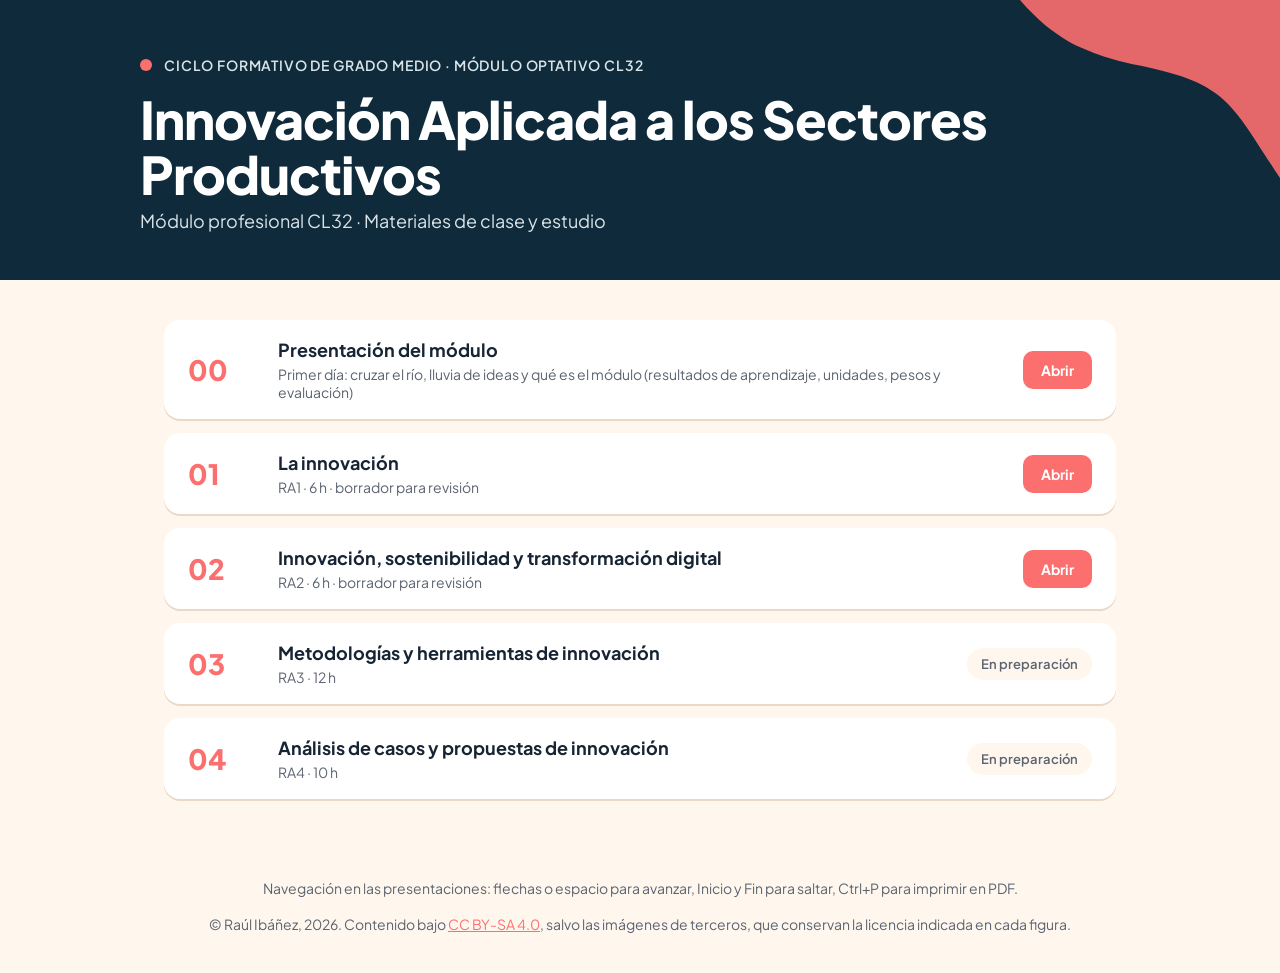
<file: index.html>
<!DOCTYPE html>
<html lang="es">
<head>
<meta charset="utf-8">
<meta name="viewport" content="width=device-width, initial-scale=1">
<title>Innovación Aplicada a los Sectores Productivos</title>
<link rel="preconnect" href="https://fonts.googleapis.com">
<link href="https://fonts.googleapis.com/css2?family=Plus+Jakarta+Sans:wght@400;600;700;800&display=swap" rel="stylesheet">
<style>
  :root { --navy:#172433; --coral:#FC6F6F; --teal:#53D2CE; --yellow:#FCC908; --bg:#FFF7EE; --ink:#172433; --muted:#5B6470; --line:#EAD9C8; --dark:#0F2A3A; }
  * { box-sizing: border-box; }
  body { margin:0; background:var(--bg); color:var(--ink); font-family:'Plus Jakarta Sans',system-ui,sans-serif; }
  header { background:var(--dark); color:#fff; padding:56px 24px 48px; position:relative; overflow:hidden; }
  header img.mancha { position:absolute; right:0; top:0; width:260px; height:auto; opacity:.9; }
  .wrap { max-width:1000px; margin:0 auto; position:relative; }
  header .kicker { display:flex; align-items:center; gap:12px; font-size:14px; font-weight:600; letter-spacing:.06em; text-transform:uppercase; color:#D9E4E8; }
  header .kicker::before { content:''; width:12px; height:12px; border-radius:50%; background:var(--coral); }
  header h1 { margin:18px 0 8px; font-size:clamp(30px,5vw,52px); font-weight:800; line-height:1.05; letter-spacing:-.02em; }
  header p { margin:0; color:#D9E4E8; font-size:18px; }
  main { padding:40px 24px 80px; }
  ol.ut { list-style:none; padding:0; margin:0; display:grid; gap:14px; }
  ol.ut li { display:grid; grid-template-columns:72px 1fr auto; gap:18px; align-items:center; background:#fff; border-radius:16px; padding:18px 24px; box-shadow:0 2px 0 var(--line); }
  ol.ut .num { font-size:28px; font-weight:800; color:var(--coral); }
  ol.ut .titulo { font-size:18px; font-weight:700; color:var(--navy); }
  ol.ut .meta { font-size:14px; color:var(--muted); margin-top:4px; }
  ol.ut a.btn { text-decoration:none; background:var(--coral); color:#fff; font-weight:700; font-size:14px; padding:10px 18px; border-radius:10px; white-space:nowrap; }
  ol.ut a.btn:hover { background:var(--navy); }
  ol.ut .pend { font-size:13px; font-weight:600; color:var(--muted); background:var(--bg); padding:8px 14px; border-radius:999px; white-space:nowrap; }
  h2 { font-size:22px; color:var(--navy); margin:40px 0 16px; }
  footer { color:var(--muted); font-size:14px; padding:0 24px 40px; text-align:center; }
  footer a { color:var(--coral); }
  @media (max-width:600px) { ol.ut li { grid-template-columns:52px 1fr; } ol.ut li > :last-child { grid-column:2; justify-self:start; } }
</style>
</head>
<body>
<header>
  <img class="mancha" src="assets/mancha-coral.svg" alt="">
  <div class="wrap">
    <div class="kicker">Ciclo formativo de grado medio · Módulo optativo CL32</div>
    <h1>Innovación Aplicada a los Sectores Productivos</h1>
    <p>Módulo profesional CL32 · Materiales de clase y estudio</p>
  </div>
</header>
<main class="wrap">
  <ol class="ut">
    <li><span class="num">00</span><div><div class="titulo">Presentación del módulo</div><div class="meta">Primer día: cruzar el río, lluvia de ideas y qué es el módulo (resultados de aprendizaje, unidades, pesos y evaluación)</div></div><a class="btn" href="ut00/">Abrir</a></li>
    <li><span class="num">01</span><div><div class="titulo">La innovación</div><div class="meta">RA1 · 6 h · borrador para revisión</div></div><a class="btn" href="ut01/">Abrir</a></li>
    <li><span class="num">02</span><div><div class="titulo">Innovación, sostenibilidad y transformación digital</div><div class="meta">RA2 · 6 h · borrador para revisión</div></div><a class="btn" href="ut02/">Abrir</a></li>
    <li><span class="num">03</span><div><div class="titulo">Metodologías y herramientas de innovación</div><div class="meta">RA3 · 12 h</div></div><span class="pend">En preparación</span></li>
    <li><span class="num">04</span><div><div class="titulo">Análisis de casos y propuestas de innovación</div><div class="meta">RA4 · 10 h</div></div><span class="pend">En preparación</span></li>
  </ol>
</main>
<footer>Navegación en las presentaciones: flechas o espacio para avanzar, Inicio y Fin para saltar, Ctrl+P para imprimir en PDF.<br><br>© Raúl Ibáñez, 2026. Contenido bajo <a href="https://creativecommons.org/licenses/by-sa/4.0/deed.es" target="_blank" rel="noopener">CC BY-SA 4.0</a>, salvo las imágenes de terceros, que conservan la licencia indicada en cada figura.</footer>
</body>
</html>
</file>
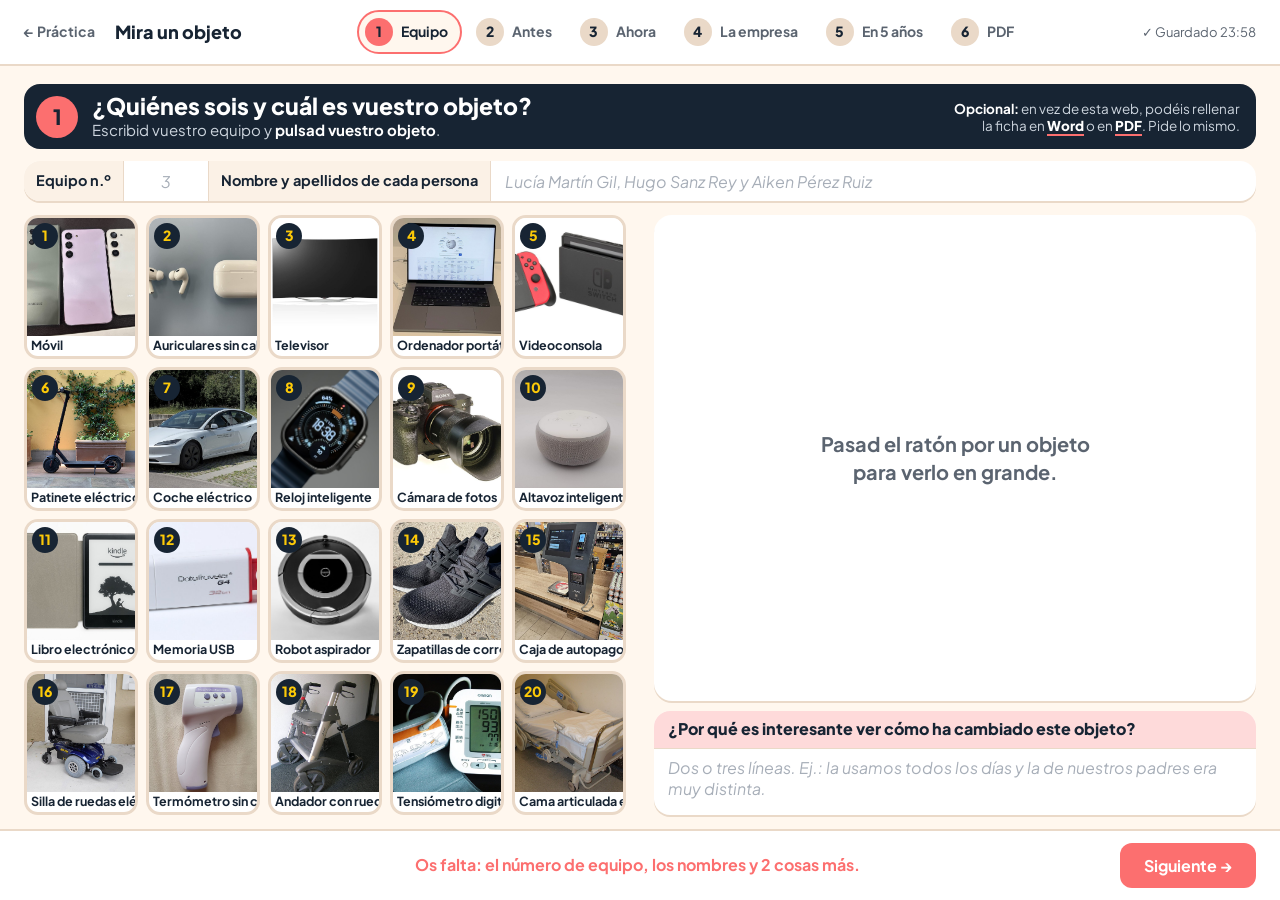
<file: ut02/ficha/index.html>
<!DOCTYPE html>
<html lang="es">
<head>
<meta charset="utf-8">
<meta name="viewport" content="width=device-width, initial-scale=1">
<title>Ficha · Mira un objeto · UT2 · IASP</title>
<link rel="preconnect" href="https://fonts.googleapis.com">
<link href="https://fonts.googleapis.com/css2?family=Plus+Jakarta+Sans:ital,wght@0,400;0,500;0,600;0,700;0,800;1,400;1,700&family=JetBrains+Mono:wght@400;600&display=swap" rel="stylesheet">
<link rel="stylesheet" href="../../assets/iasp.css">
<style>
  /* Ficha web de la práctica «Mira un objeto» (UT2). Misma paleta que las diapositivas.
     Es una aplicación a pantalla completa, sin scroll: barra de pasos arriba, un paso en el centro y
     Anterior / lo que falta / Siguiente abajo. Seis pasos, los mismos que la diapositiva de la práctica.
     Todo se guarda en el navegador (localStorage); «Generar PDF» maqueta las páginas A4 apaisadas (seis con tres innovaciones) y abre imprimir.
     Pide lo mismo que la ficha en Word de ../plantillas/, que es la otra forma de entregar la práctica. */
  * { box-sizing: border-box; }
  html, body { height: 100%; }
  body { background: var(--bg); color: var(--navy); font-size: 17px; line-height: 1.4; display: grid; grid-template-rows: auto minmax(0, 1fr) auto; height: 100dvh; overflow: hidden; }
  :root { --alto-foto: max(200px, calc(100dvh - 330px)); }
  /* barra superior */
  .barra { display: flex; align-items: center; gap: 20px; padding: 10px 24px; background: var(--white); border-bottom: 2px solid var(--line); }
  .barra .volver { font-weight: 700; color: var(--muted); text-decoration: none; font-size: 14px; white-space: nowrap; }
  .barra .volver:hover { color: var(--coral); }
  .barra .titulo { font-weight: 800; font-size: 18px; white-space: nowrap; overflow: hidden; text-overflow: ellipsis; min-width: 0; flex: 0 1 auto; }
  .barra .titulo span { font-weight: 600; color: var(--muted); }
  .pasos { display: flex; gap: 6px; margin: 0 auto; }
  .pasos button { font: inherit; font-size: 14px; font-weight: 700; display: flex; align-items: center; gap: 8px; padding: 6px 12px 6px 6px; border-radius: 999px; border: 2px solid transparent; background: none; color: var(--muted); cursor: pointer; white-space: nowrap; }
  .pasos button .n { width: 28px; height: 28px; border-radius: 50%; display: grid; place-items: center; font-weight: 800; background: var(--line); color: var(--navy); flex: none; }
  .pasos button:hover { background: var(--bg); }
  .pasos button.hecho .n { background: var(--teal); }
  .pasos button.activo { border-color: var(--c, var(--coral)); color: var(--navy); background: var(--bg); }
  .pasos button.activo .n { background: var(--c, var(--coral)); color: var(--navy); }
  .barra .guardado { font-size: 13px; color: var(--muted); white-space: nowrap; }
  /* zona central */
  main { overflow: auto; padding: 18px 24px 14px; }
  .f-paso { max-width: 1320px; margin: 0 auto; height: 100%; display: flex; flex-direction: column; min-height: 0; }
  .f-paso[hidden] { display: none !important; }
  .f-cab { display: flex; align-items: flex-start; justify-content: space-between; gap: 20px; }
  .f-cab h2 { font-size: 28px; font-weight: 800; line-height: 1.1; margin: 0; }
  .f-ayuda { color: var(--muted); margin: 4px 0 0; }
  .f-ayuda b { color: var(--navy); }
  .f-cab-botones { display: flex; gap: 8px; flex: none; }
  .f-dos { display: grid; grid-template-columns: minmax(0, 1fr) minmax(0, 1fr); gap: 28px; margin-top: 14px; flex: 1; min-height: 0; }
  .f-col { display: flex; flex-direction: column; gap: 12px; min-height: 0; overflow: auto; padding: 2px 4px 4px 2px; }
  label.f-q, .f-q { display: flex; flex-direction: column; gap: 5px; font-weight: 700; margin: 0; }
  label.f-q small { font-weight: 500; color: var(--muted); font-size: 14px; }
  input[type=text], textarea { font: inherit; font-size: 17px; color: var(--navy); background: var(--white); border: 2px solid var(--line); border-radius: 12px; padding: 9px 14px; width: 100%; }
  textarea { resize: none; height: 76px; }
  input[type=text]:focus, textarea:focus { outline: 3px solid var(--teal); outline-offset: 1px; }
  .letra { display: inline-grid; place-items: center; width: 28px; height: 28px; border-radius: 8px; font-weight: 800; margin-right: 8px; vertical-align: middle; }
  .l-a { background: var(--coral); color: var(--white); } .l-b { background: var(--teal); } .l-c { background: var(--yellow); } .l-d { background: var(--pink); } .l-x { background: var(--navy); color: var(--white); }
  .btn { padding: 12px 24px; font-size: 16px; border-radius: 12px; }
  .btn-sm { padding: 8px 14px; font-size: 15px; }
  .btn-ghost { border-width: 2px; background: var(--white); }
  /* paso 1: equipo */
  .f-equipo { max-width: 760px; margin: 0 auto; width: 100%; display: flex; flex-direction: column; gap: 16px; justify-content: center; flex: 1; }
  .f-equipo h2 { font-size: 40px; font-weight: 800; margin: 0; line-height: 1.05; }
  .f-equipo .dos { display: grid; grid-template-columns: 1fr 1fr; gap: 16px; }
  .f-tres { display: grid; grid-template-columns: repeat(3, 1fr); gap: 12px; margin-top: 8px; }
  .f-tres div { background: var(--white); border-radius: 14px; box-shadow: 0 2px 0 var(--line); padding: 12px 16px; font-size: 15px; color: var(--muted); }
  .f-tres b { display: block; color: var(--navy); font-size: 17px; }
  /* filas de campos, listas numeradas y líneas con rótulo a la izquierda */
  .f-fila { display: flex; gap: 12px; align-items: flex-end; }
  .f-fila > * { flex: 1; min-width: 0; }
  .f-fila > .corto { flex: 0 0 150px; }
  .f-nums { display: flex; flex-direction: column; gap: 6px; }
  .f-nums label { display: grid; grid-template-columns: 30px 1fr; gap: 8px; align-items: center; margin: 0; }
  .f-nums .nm { width: 30px; height: 30px; border-radius: 50%; background: var(--navy); color: var(--white); display: grid; place-items: center; font-weight: 800; font-size: 15px; }
  .f-lineas { display: flex; flex-direction: column; gap: 6px; }
  .f-lineas label { display: grid; grid-template-columns: 218px 1fr; gap: 10px; align-items: center; margin: 0; font-size: 15px; font-weight: 700; line-height: 1.15; }
  .f-nums input[type=text], .f-lineas input[type=text] { padding: 6px 12px; font-size: 16px; }
  .f-opcional { flex: none; max-width: 400px; margin: 0; background: var(--white); border-radius: 14px; box-shadow: 0 2px 0 var(--line); padding: 8px 16px; font-size: 14.5px; color: var(--muted); }
  .f-opcional b { color: var(--navy); }
  .f-opcional a { color: var(--navy); font-weight: 800; text-decoration: underline; text-decoration-color: var(--coral); text-decoration-thickness: 2px; text-underline-offset: 3px; }
  .f-col-previa { display: flex; flex-direction: column; gap: 10px; min-height: 0; }
  .f-col-previa .f-previa { flex: 1; }
  /* paso 1: galería de objetos */
  .f-galeria { display: grid; grid-template-columns: repeat(5, minmax(0, 1fr)); grid-template-rows: repeat(4, minmax(0, 1fr)); gap: 8px; min-height: 0; }
  .f-previa { background: var(--white); border-radius: 18px; box-shadow: 0 2px 0 var(--line); padding: 14px 18px; display: flex; flex-direction: column; gap: 8px; min-height: 0; }
  .f-previa .pv-img { flex: 1; min-height: 0; display: flex; align-items: center; justify-content: center; }
  .f-previa img { max-width: 100%; max-height: 100%; object-fit: contain; border-radius: 12px; display: block; }
  .f-previa .pv-nom { font-size: 26px; font-weight: 800; line-height: 1.1; margin: 0; display: flex; align-items: center; gap: 12px; }
  .f-previa .pv-nom span { width: 40px; height: 40px; border-radius: 50%; background: var(--navy); color: var(--yellow); display: grid; place-items: center; font-size: 20px; flex: none; }
  .f-previa .pv-est { margin: 0; font-weight: 700; color: var(--muted); }
  .f-previa .pv-est.ok { color: #1E8F8B; }
  .f-previa .pv-vacio { margin: auto; text-align: center; color: var(--muted); font-size: 20px; font-weight: 700; }
  .obj-card { font: inherit; position: relative; display: flex; flex-direction: column; min-height: 0; padding: 0; border-radius: 14px; border: 3px solid var(--line); background: var(--white); color: var(--navy); cursor: pointer; overflow: hidden; text-align: center; }
  .obj-card img { flex: 1; min-height: 0; width: 100%; object-fit: cover; display: block; }
  .obj-card .nom { padding: 3px 4px; font-size: 12.5px; font-weight: 700; line-height: 1.1; white-space: nowrap; overflow: hidden; text-overflow: ellipsis; }
  .obj-card .num { position: absolute; left: 5px; top: 5px; width: 26px; height: 26px; border-radius: 50%; background: var(--navy); color: var(--yellow); display: grid; place-items: center; font-weight: 800; font-size: 14px; }
  .obj-card:hover { border-color: var(--teal); }
  .obj-card.sel { border-color: var(--coral); box-shadow: 0 0 0 3px var(--coral); }
  .obj-card.sel .num { background: var(--coral); color: var(--white); }
  .f-credito { font-size: 12.5px; color: var(--muted); margin: 6px 0 0; }
  .f-credito a { color: var(--muted); }
  /* foto */
  .f-foto { display: flex; flex-direction: column; min-height: 0; flex: 1; }
  .f-foto-vacia { border: 3px dashed var(--line); border-radius: 18px; background: var(--white); flex: 1; min-height: 200px; display: flex; flex-direction: column; align-items: center; justify-content: center; gap: 12px; text-align: center; padding: 20px; color: var(--muted); }
  .f-foto-vacia.encima { border-color: var(--teal); background: #EFFBFA; }
  .f-foto-vacia .grande { font-size: 20px; font-weight: 700; color: var(--navy); margin: 0; }
  kbd { font-family: 'JetBrains Mono', monospace; font-size: 15px; background: var(--bg); border: 2px solid var(--line); border-bottom-width: 3px; border-radius: 6px; padding: 1px 7px; color: var(--navy); }
  .f-marco { flex: 1; min-height: 0; display: flex; align-items: center; justify-content: center; background: var(--white); border-radius: 16px; box-shadow: 0 2px 0 var(--line); padding: 8px; }
  .f-img-wrap { position: relative; display: inline-block; line-height: 0; border-radius: 10px; overflow: hidden; }
  .f-img-wrap img { display: block; max-width: 100%; max-height: var(--alto-foto); width: auto; height: auto; object-fit: contain; }
  .f-marco .f-img-wrap img { min-height: min(320px, var(--alto-foto)); } /* las fotos pequeñas se amplían */
  .f-img-wrap.marcable { cursor: crosshair; }
  .marca { position: absolute; transform: translate(-50%, -50%); width: 38px; height: 38px; border-radius: 50%; background: var(--coral); color: var(--white); border: 3px solid var(--white); box-shadow: 0 3px 8px rgba(23,36,51,.3); display: grid; place-items: center; font-weight: 800; font-size: 17px; line-height: 1; pointer-events: none; }
  .f-foto-botones { display: flex; flex-wrap: wrap; gap: 10px; margin-top: 10px; align-items: center; }
  .f-aviso { color: var(--coral); font-weight: 700; font-size: 14px; margin: 4px 0 0; min-height: 1.2em; }
  .f-ref-ok { color: #1E8F8B; font-weight: 700; font-size: 15px; }
  /* innovaciones: una pestaña para el modelo y otra por cada número de la foto */
  .f-panel { display: flex; flex-direction: column; gap: 10px; }
  .f-panel[hidden] { display: none; }
  .f-inn-cab { display: grid; grid-template-columns: 34px 1fr auto; gap: 10px; align-items: center; }
  .f-inn-cab .nm { width: 34px; height: 34px; border-radius: 50%; background: var(--coral); color: var(--white); display: grid; place-items: center; font-weight: 800; }
  .f-inn-cab input[type=text] { padding: 6px 12px; font-weight: 700; }
  .f-inn-cab .quita { font: inherit; font-size: 13px; font-weight: 700; background: none; border: 0; color: var(--muted); cursor: pointer; text-decoration: underline; }
  .f-panel .ef { display: flex; gap: 6px; flex-wrap: wrap; align-items: center; font-size: 13px; color: var(--muted); font-weight: 700; }
  .f-resp { display: grid; grid-template-columns: 1fr 1fr; gap: 8px 12px; }
  .f-resp label { display: flex; flex-direction: column; gap: 3px; font-size: 14.5px; font-weight: 700; margin: 0; line-height: 1.2; }
  #innov-pista .f-seis { grid-template-columns: repeat(3, 1fr); }
  #innov-pista .f-seis div { font-size: 13.5px; line-height: 1.15; padding: 5px 8px; gap: 8px; }
  .chip { font: inherit; font-size: 12px; font-weight: 800; text-transform: uppercase; letter-spacing: .04em; padding: 4px 11px; border-radius: 999px; border: 2px solid var(--line); background: var(--white); color: var(--navy); cursor: pointer; }
  .chip.sel[data-v="Eficiencia"] { background: var(--coral); border-color: var(--coral); color: var(--white); }
  .chip.sel[data-v="Calidad"] { background: var(--yellow); border-color: var(--yellow); }
  .chip.sel[data-v="Sostenibilidad"] { background: var(--teal); border-color: var(--teal); }
  .f-vacio { background: var(--white); border-radius: 16px; box-shadow: 0 2px 0 var(--line); padding: 16px 18px; color: var(--muted); }
  .f-vacio p { margin: 0 0 10px; font-weight: 700; color: var(--navy); }
  .f-seis { display: grid; grid-template-columns: repeat(2, 1fr); gap: 8px; }
  .f-seis div { display: flex; align-items: center; gap: 10px; background: var(--bg); border-radius: 12px; padding: 6px 10px; font-weight: 700; font-size: 15px; color: var(--navy); }
  .f-seis img { width: 40px; height: 40px; flex: none; }
  /* paso 4: antes → ahora y opciones para marcar */
  .f-comp { display: flex; align-items: center; justify-content: center; gap: 14px; background: var(--white); border-radius: 16px; box-shadow: 0 2px 0 var(--line); padding: 12px 16px; }
  .f-comp figure { margin: 0; flex: 1; min-width: 0; display: flex; flex-direction: column; align-items: center; gap: 6px; }
  .f-comp figure > b { font-size: 13px; text-transform: uppercase; letter-spacing: .06em; color: var(--coral); }
  .f-comp .f-img-wrap img { max-height: max(130px, calc(100dvh - 560px)); min-height: 130px; }
  .f-comp .marca { width: 24px; height: 24px; font-size: 12px; border-width: 2px; }
  .f-comp .flecha { font-size: 40px; font-weight: 800; color: var(--coral); flex: none; }
  .f-comp .nada { color: var(--muted); font-size: 15px; text-align: center; padding: 30px 0; }
  .f-mis { background: var(--white); border-radius: 16px; box-shadow: 0 2px 0 var(--line); padding: 12px 16px; font-size: 16px; }
  .f-mis > b { display: block; margin-bottom: 4px; }
  .f-mis ol { margin: 0; padding-left: 1.3em; } .f-mis li span { color: var(--muted); }
  .f-ops { display: flex; flex-wrap: wrap; gap: 6px; }
  .op { font: inherit; font-size: 14px; font-weight: 700; padding: 5px 12px; border-radius: 999px; border: 2px solid var(--line); background: var(--white); color: var(--navy); cursor: pointer; }
  .op.sel { background: var(--navy); border-color: var(--navy); color: var(--white); }
  .op.sel::before { content: '✓ '; }
  .f-leyenda { font-size: 13.5px; color: var(--muted); font-weight: 500; margin: 0; line-height: 1.3; }
  .f-leyenda b { color: var(--navy); }
  #tec-desc { font-size: 15px; margin: 0; min-height: 1.4em; color: var(--navy); }
  /* paso 5: el problema que se arregla y las dos explicaciones */
  .f-ops.prob { gap: 5px; }
  .f-ops.prob .op { max-width: 100%; white-space: nowrap; overflow: hidden; text-overflow: ellipsis; text-align: left; font-size: 13.5px; padding: 4px 12px; }
  #p-futuro { --alto-foto: max(200px, calc(100dvh - 384px)); }
  .f-ops .nada { font-size: 15px; color: var(--muted); font-style: italic; margin: 0; }
  #p-futuro .f-lineas label { grid-template-columns: 200px 1fr; }
  /* paso 6: casillas y rúbrica */
  .f-lista .casilla { font-weight: 600; }
  .f-lista .caja { width: 1.2em; font-weight: 800; color: var(--muted); }
  .f-lista .marcada .caja { color: #1E8F8B; }
  .f-enlaces { display: flex; gap: 18px; align-items: center; flex-wrap: wrap; }
  .f-rubrica { width: 100%; border-collapse: separate; border-spacing: 0; font-size: .82em; line-height: 1.3; }
  .f-rubrica th, .f-rubrica td { padding: 9px 12px; text-align: left; vertical-align: top; border-bottom: 2px solid var(--line); }
  .f-rubrica thead th { background: var(--navy); color: var(--white); font-weight: 800; }
  .f-rubrica thead th:first-child { border-radius: 12px 0 0 0; } .f-rubrica thead th:last-child { border-radius: 0 12px 0 0; }
  .f-rubrica thead th.top { background: var(--yellow); color: var(--navy); }
  .f-rubrica tbody th { font-weight: 800; color: var(--navy); width: 21%; }
  .f-rubrica td { color: var(--muted); }
  .f-rubrica td.top { background: rgba(252,201,8,.16); color: var(--navy); font-weight: 600; }
  dialog.ventana.ancha { width: min(1180px, 95vw); }
  /* dibujo */
  .f-modo { display: flex; gap: 8px; }
  .f-modo button, .f-herr button.h { font: inherit; font-size: 14px; font-weight: 700; padding: 6px 12px; border-radius: 10px; border: 2px solid var(--line); background: var(--white); color: var(--navy); cursor: pointer; }
  .f-modo button.sel { background: var(--yellow); border-color: var(--yellow); color: var(--navy); }
  .f-lienzo { flex: 1; min-height: 0; display: flex; align-items: center; justify-content: center; }
  .f-lienzo canvas { display: block; max-width: 100%; max-height: calc(var(--alto-foto) - 6px); width: auto; height: auto; touch-action: none; cursor: crosshair; background: var(--white); border-radius: 14px; box-shadow: 0 2px 0 var(--line); }
  .f-herr { display: flex; flex-wrap: wrap; gap: 6px; align-items: center; margin-top: 8px; }
  .f-herr .col { width: 30px; height: 30px; border-radius: 50%; border: 3px solid var(--white); box-shadow: 0 0 0 2px var(--line); cursor: pointer; }
  .f-herr .col.sel { box-shadow: 0 0 0 3px var(--navy); }
  .f-herr .sep { width: 2px; height: 24px; background: var(--line); margin: 0 4px; }
  .f-herr button.h.sel { border-color: var(--navy); }
  [data-zona] { display: flex; flex-direction: column; flex: 1; min-height: 0; }
  [data-zona][hidden] { display: none; }
  /* tecnologías */
  .f-tecs { display: grid; grid-template-columns: repeat(4, 1fr); gap: 6px; }
  .f-tecs button { font: inherit; font-size: 13px; font-weight: 700; line-height: 1.15; display: flex; flex-direction: column; align-items: center; gap: 2px; padding: 6px 4px; border-radius: 12px; border: 2px solid var(--line); background: var(--white); color: var(--navy); cursor: pointer; text-align: center; }
  .f-tecs button img { width: 38px; height: 38px; }
  .f-tecs button.sel { border-color: var(--coral); background: #FFECEC; }
  /* referencias y PDF */
  .f-refs { list-style: none; padding: 0; margin: 0; display: flex; flex-direction: column; gap: 8px; }
  .f-refs li { background: var(--white); border-radius: 14px; box-shadow: 0 2px 0 var(--line); padding: 10px 44px 10px calc(16px + 2em); text-indent: -2em; position: relative; overflow-wrap: anywhere; font-size: 16px; }
  .f-refs li .quita { position: absolute; right: 8px; top: 6px; text-indent: 0; font: inherit; font-size: 22px; background: none; border: 0; color: var(--muted); cursor: pointer; }
  .f-pdf { background: var(--white); border-radius: 18px; box-shadow: 0 2px 0 var(--line); padding: 18px 22px; display: flex; flex-direction: column; gap: 12px; align-items: flex-start; }
  .f-lista { list-style: none; padding: 0; margin: 0; width: 100%; display: flex; flex-direction: column; gap: 4px; }
  .f-lista button { font: inherit; width: 100%; text-align: left; display: flex; gap: 10px; align-items: baseline; background: none; border: 0; padding: 4px 6px; border-radius: 8px; cursor: pointer; color: var(--navy); }
  .f-lista button:hover { background: var(--bg); }
  .f-lista .ok { color: #1E8F8B; font-weight: 800; width: 1.2em; }
  .f-lista .no { color: var(--coral); font-weight: 800; width: 1.2em; }
  .f-lista small { color: var(--coral); font-size: 14px; }
  .f-pdf .btn-primary { font-size: 20px; padding: 14px 32px; }
  .f-pdf .btn-primary.espera { background: var(--line); color: var(--muted); }
  .f-borra-todo { font: inherit; font-size: 13px; color: var(--muted); background: none; border: 0; text-decoration: underline; cursor: pointer; padding: 0; }
  .f-borra-todo.seguro { color: var(--coral); font-weight: 800; }
  /* pie */
  .pie { display: grid; grid-template-columns: auto 1fr auto; gap: 20px; align-items: center; padding: 10px 24px calc(10px + env(safe-area-inset-bottom, 0px)); background: var(--white); border-top: 2px solid var(--line); }
  .pie #falta { text-align: center; font-weight: 700; color: var(--coral); font-size: 16px; margin: 0; min-width: 0; white-space: nowrap; overflow: hidden; text-overflow: ellipsis; }
  .f-lista button > span:last-child { min-width: 0; white-space: nowrap; overflow: hidden; text-overflow: ellipsis; }
  .f-lista .casilla > span:last-child { white-space: normal; }
  .pie #falta.ok { color: #1E8F8B; }
  /* ventanas */
  dialog.ventana .ventana-cuerpo { font-size: clamp(16px, 1.2vw, 20px); }
  dialog.ventana.estrecha { width: min(900px, 94vw); }
  .ej { display: grid; grid-template-columns: 300px 1fr; gap: 24px; align-items: center; }
  .ej .f-img-wrap img { max-height: 46vh; }
  .ej p { margin: 0 0 10px; }
  .ej.tres { grid-template-columns: 250px 1fr 1fr; align-items: start; }
  .ej .marca { width: 30px; height: 30px; font-size: 14px; border-width: 2px; }
  /* pantallas bajas (portátil de 768 px): tecnologías en seis columnas */
  @media (max-height: 820px) { .f-tecs { grid-template-columns: repeat(6, 1fr); } .f-tecs button { font-size: 11.5px; } .f-tecs button img { width: 32px; height: 32px; } main { padding-top: 12px; } }
  /* ---------- rediseño: cada paso con su color, banda de paso y tablas pregunta | respuesta (como la ficha en PDF) ---------- */
  [data-ir="equipo"], #p-equipo { --c: var(--coral); } [data-ir="antes"], #p-antes { --c: var(--orange); } [data-ir="ahora"], #p-ahora { --c: var(--yellow); }
  [data-ir="empresa"], #p-empresa { --c: var(--teal); } [data-ir="futuro"], #p-futuro { --c: var(--pink); } [data-ir="refs"], #p-refs { --c: var(--yellow); }
  .f-banda { display: flex; align-items: center; gap: 14px; background: var(--navy); color: var(--white); border-radius: 16px; padding: 9px 12px; flex: none; }
  .f-banda-n { width: 42px; height: 42px; border-radius: 50%; background: var(--c); color: var(--navy); display: grid; place-items: center; font-weight: 800; font-size: 21px; flex: none; }
  .f-banda-t { flex: 1; min-width: 0; }
  .f-banda h2 { font-size: 23px; font-weight: 800; line-height: 1.1; margin: 0; color: var(--white); }
  .f-banda h2 .obj-t { color: var(--c); }
  .f-banda p { margin: 3px 0 0; font-size: 15px; line-height: 1.25; color: #CDD5DE; }
  .f-banda p b { color: var(--white); }
  .f-banda .btn-ghost { border-color: var(--white); }
  .f-banda .f-opcional { flex: none; max-width: 300px; background: none; box-shadow: none; padding: 0 4px; font-size: 13.5px; color: #CDD5DE; text-align: right; }
  .f-banda .f-opcional b, .f-banda .f-opcional a { color: var(--white); }
  ::placeholder { color: #A7AEB8; font-weight: 400; font-style: italic; opacity: 1; }
  textarea { scrollbar-width: thin; }
  .t-card { background: var(--white); border-radius: 16px; box-shadow: 0 2px 0 var(--line); overflow: hidden; display: flex; flex-direction: column; min-height: 0; flex: none; }
  .t-card[hidden] { display: none; }
  .t-card.crece { flex: 1 1 auto; }
  .t-head { display: flex; align-items: center; gap: 10px; flex: none; min-height: 38px; padding: 6px 14px; font-weight: 800; font-size: 16px; line-height: 1.15; background: color-mix(in srgb, var(--k, var(--teal)) 26%, white); border-bottom: 1px solid var(--line); }
  .t-head small { font-weight: 500; font-size: 13.5px; color: var(--muted); }
  .t-head .letra { margin: 0; flex: none; }
  .t-row { display: grid; grid-template-columns: var(--col, 200px) minmax(0, 1fr); border-top: 1px solid var(--line); min-height: 40px; flex: 1 1 40px; margin: 0; }
  .t-head + .t-row, .t-row:first-child { border-top: 0; }
  .t-row.fija { flex: none; }
  .t-row.uno { grid-template-columns: minmax(0, 1fr); }
  .t-row.cuatro { grid-template-columns: var(--col, 200px) minmax(0, 1fr) auto 86px; }
  .t-q { background: #FBF1E6; border-right: 1px solid var(--line); padding: 6px 12px; display: flex; flex-direction: column; justify-content: center; gap: 2px; font-weight: 700; font-size: 14.5px; line-height: 1.2; color: var(--navy); }
  .t-q small { font-weight: 500; font-size: 12.5px; line-height: 1.2; color: var(--muted); }
  .t-q.num { align-items: center; padding: 6px 0; }
  .t-q.num b { width: 28px; height: 28px; border-radius: 50%; background: var(--navy); color: var(--white); display: grid; place-items: center; font-size: 14px; }
  .t-row.cuatro .t-q + * + .t-q { border-left: 1px solid var(--line); }
  .t-row > input[type=text], .t-row > textarea { border: 0; border-radius: 0; background: transparent; width: 100%; height: 100%; min-height: 38px; padding: 9px 14px; font-size: 16px; line-height: 1.3; resize: none; }
  .t-row > input[type=text]:focus, .t-row > textarea:focus { outline: none; background: #F1FBFA; box-shadow: inset 0 0 0 3px var(--teal); }
  .t-cuerpo { padding: 8px 10px; display: flex; flex-direction: column; gap: 6px; }
  .t-card .f-ops { padding: 8px 12px; border-bottom: 1px solid var(--line); flex: none; }
  .t-card .f-ops .op { font-size: 13px; padding: 4px 10px; }
  /* pestañas del paso 3, pegadas a su tabla */
  .f-pest { display: flex; flex-direction: column; flex: 1; min-height: 0; }
  .f-tabs { display: flex; align-items: flex-end; gap: 4px; padding: 0 0 0 10px; flex: none; min-height: 42px; }
  .f-tabs button { font: inherit; font-size: 14px; font-weight: 800; display: flex; align-items: center; gap: 6px; height: 36px; padding: 0 12px; border: 0; border-radius: 12px 12px 0 0; background: #F0E2D2; color: var(--muted); cursor: pointer; }
  .f-tabs button:hover { background: #F7EBDD; }
  .f-tabs button .nm { width: 24px; height: 24px; border-radius: 50%; background: var(--coral); color: var(--white); display: grid; place-items: center; font-size: 13px; }
  .f-tabs button .ok { color: #1E8F8B; font-size: 14px; }
  .f-tabs button.sel { height: 42px; background: var(--white); color: var(--navy); box-shadow: inset 0 4px 0 var(--coral); }
  .f-tabs .pista { align-self: center; margin-left: 8px; font-size: 13.5px; font-weight: 600; color: var(--muted); white-space: nowrap; overflow: hidden; text-overflow: ellipsis; min-width: 0; }
  .f-pest .t-card { border-top-left-radius: 0; }
  .t-head.inn { --k: var(--coral); gap: 10px; padding: 7px 12px; }
  .t-head.inn .nm { width: 30px; height: 30px; border-radius: 50%; background: var(--coral); color: var(--white); display: grid; place-items: center; font-size: 15px; flex: none; }
  .t-head.inn input[type=text] { flex: 1; min-width: 0; padding: 5px 12px; font-size: 17px; font-weight: 800; border: 2px solid transparent; border-radius: 10px; background: rgba(255,255,255,.75); }
  .t-head.inn .quita { font: inherit; font-size: 13px; font-weight: 700; background: none; border: 0; color: var(--navy); cursor: pointer; text-decoration: underline; flex: none; }
  .t-ef { padding: 6px 12px; display: flex; flex-direction: column; justify-content: center; gap: 4px; min-width: 0; }
  .t-ef .ef { display: flex; gap: 6px; flex-wrap: wrap; }
  .t-pista { border-top: 1px solid var(--line); padding: 10px 14px 12px; font-size: 14.5px; flex: none; }
  .t-pista p { margin: 0 0 8px; font-weight: 700; }
  .t-pista p:last-child { margin: 0; }
  /* paso 5: el problema se elige como en una lista de opciones */
  .t-radios { display: flex; flex-direction: column; }
  .t-radios .op { position: relative; font-size: 14.5px; font-weight: 600; text-align: left; border: 0; border-top: 1px solid var(--line); border-radius: 0; background: var(--white); color: var(--navy); padding: 6px 14px 6px 42px; white-space: nowrap; overflow: hidden; text-overflow: ellipsis; }
  .t-radios .op:first-child { border-top: 0; }
  .t-radios .op::before { content: ''; position: absolute; left: 14px; top: 50%; width: 16px; height: 16px; margin-top: -10px; border-radius: 50%; border: 2px solid var(--navy); background: var(--white); }
  .t-radios .op.sel { background: #FFF6D1; color: var(--navy); font-weight: 800; }
  .t-radios .op.sel::before { content: ''; background: var(--navy); box-shadow: inset 0 0 0 3px var(--white); }
  .t-radios .nada { padding: 8px 14px; }
  #p-futuro .f-col { gap: 9px; }
  #tec-desc { font-size: 13.5px; line-height: 1.25; white-space: nowrap; overflow: hidden; text-overflow: ellipsis; }
  .f-comp { flex: 1; min-height: 0; }
  #p-empresa .f-dos { grid-template-columns: minmax(0, .8fr) minmax(0, 1.2fr); }
  .t-card .f-ops .op.sel::before { content: none; }
  .f-comp .f-img-wrap img { max-height: max(130px, calc(100dvh - 500px)); }
  @media (max-height: 820px) { .f-tecs button { padding: 3px; font-size: 11px; gap: 1px; } .f-tecs button img { width: 24px; height: 24px; } .t-row > input[type=text], .t-row > textarea { padding: 6px 12px; font-size: 15.5px; }
    .t-head { min-height: 34px; padding: 4px 14px; font-size: 15.5px; } .t-radios .op { padding-top: 4px; padding-bottom: 4px; } #p-futuro .t-q small { display: none; } .f-col { gap: 9px; } .t-cuerpo { padding: 6px 8px; gap: 4px; } }
  @media (max-width: 900px) { .t-row, .t-row.cuatro { grid-template-columns: 1fr; } .t-q { border-right: 0; } .f-banda { flex-wrap: wrap; } }
  /* pantallas estrechas: scroll normal */
  @media (max-width: 900px) {
    body { height: auto; overflow: auto; display: block; }
    .barra { flex-wrap: wrap; position: sticky; top: 0; z-index: 2; } .pasos { order: 5; overflow-x: auto; width: 100%; margin: 0; } .pasos .t { display: none; }
    .f-galeria { grid-template-columns: repeat(2, 1fr); grid-template-rows: none; grid-auto-rows: 130px; } .f-paso { height: auto; } .f-dos, .f-equipo .dos, .f-tres, .ej { grid-template-columns: 1fr; } .f-col { overflow: visible; }
    .pie { position: sticky; bottom: 0; }
  }
  /* ---------- impresión ---------- */
  #impresion { display: none; }
  @page { size: A4 landscape; margin: 0; } /* sin margen: el navegador no pone fecha ni dirección */
  @media print {
    html, body { height: auto; }
    body { display: block; overflow: visible; background: #fff; font-size: 15pt; line-height: 1.38; -webkit-print-color-adjust: exact; print-color-adjust: exact; }
    body > *:not(#impresion) { display: none !important; }
    #impresion { display: block; }
    .i-pag { break-after: page; display: flex; flex-direction: column; gap: 4mm; padding: 11mm 13mm; }
    .i-pag:last-child { break-after: auto; }
    .i-cab { display: flex; justify-content: space-between; gap: 8mm; border-bottom: 2px solid #EAD9C8; padding-bottom: 2mm; font-size: 11pt; color: #5B6470; }
    .i-cab b { color: #172433; }
    .i-pag h2 { font-size: 22pt; margin: 0; color: #172433; display: flex; align-items: center; gap: 3mm; }
    .i-pag h2 span { display: inline-grid; place-items: center; width: 10mm; height: 10mm; border-radius: 50%; background: #172433; color: #FCC908; font-size: 13pt; flex: none; }
    .i-equipo { background: #FFF7EE; border-radius: 3mm; padding: 3mm 5mm; display: flex; flex-direction: column; gap: 1mm; font-size: 13pt; }
    .i-dos { display: grid; grid-template-columns: 0.85fr 1.15fr; gap: 8mm; align-items: start; }
    .i-dos > div { min-width: 0; }
    .i-img { position: relative; border: 1px solid #EAD9C8; border-radius: 3mm; overflow: hidden; display: block; width: fit-content; max-width: 100%; margin: 0 auto; line-height: 0; }
    .i-img img { display: block; max-width: 100%; max-height: 86mm; min-height: 62mm; width: auto; height: auto; object-fit: contain; }
    .i-img .marca { width: 8mm; height: 8mm; font-size: 11pt; border-width: 2px; box-shadow: none; }
    .i-pie { font-size: 13pt; margin-top: 2mm !important; text-align: center; }
    .i-pag h3 { font-size: 15pt; margin: 3.5mm 0 1mm; color: #172433; break-after: avoid; }
    .i-pag h3:first-child { margin-top: 0; }
    .i-marcado { color: #5B6470; font-size: 13pt; }
    .i-pag p { margin: 0; overflow-wrap: anywhere; }
    .i-lista { margin: 0; padding-left: 1.4em; }
    .i-lista li, .i-lineas li { overflow-wrap: anywhere; margin-bottom: 1mm; }
    .i-lineas { list-style: none; padding: 0; margin: 0; }
    .i-innov { list-style: none; padding: 0; margin: 0; }
    .i-innov li { display: flex; align-items: center; gap: 3mm; padding: 1.5mm 0; border-bottom: 1px solid #EAD9C8; }
    .i-innov .nm, .i-inn .nm { display: inline-grid; place-items: center; width: 7mm; height: 7mm; border-radius: 50%; background: #FC6F6F; color: #fff; font-weight: 800; flex: none; }
    .ch { margin-left: auto; font-size: 9.5pt; font-weight: 800; text-transform: uppercase; padding: 1mm 3mm; border-radius: 99px; flex: none; }
    .i-tres { display: grid; grid-template-columns: repeat(3, minmax(0, 1fr)); gap: 5mm; align-items: start; }
    .i-inn { border: 1px solid #EAD9C8; border-radius: 3mm; padding: 3mm 4mm; font-size: 11pt; line-height: 1.3; break-inside: avoid; }
    .i-inn-t { display: flex; align-items: center; gap: 2.5mm; font-size: 12.5pt; padding-bottom: 2mm; border-bottom: 1px solid #EAD9C8; }
    .i-inn dl { margin: 2mm 0 0; }
    .i-inn dt { font-weight: 800; color: #172433; margin-top: 2mm; }
    .i-inn dd { margin: 0; overflow-wrap: anywhere; }
    .i-tec { display: flex; align-items: center; gap: 4mm; font-weight: 800; font-size: 15pt; }
    .i-tec img { width: 14mm; height: 14mm; }
    .i-refs { padding: 0; margin: 0; list-style: none; font-size: 13.5pt; }
    .i-refs li { padding-left: 2em; text-indent: -2em; margin-bottom: 2mm; overflow-wrap: anywhere; }
    .i-vacio { color: #FC6F6F; font-style: italic; font-weight: 400; }
    .i-credito { font-size: 9.5pt; color: #5B6470; margin-top: 2mm !important; text-align: center; }
  }
</style>
</head>
<body>
<header class="barra">
  <a class="volver" href="../#practica-2-4">← Práctica</a>
  <span class="titulo">Mira un objeto<span id="resumen"></span></span>
  <nav class="pasos" aria-label="Pasos de la ficha">
    <button type="button" data-ir="equipo"><span class="n">1</span><span class="t">Equipo</span></button>
    <button type="button" data-ir="antes"><span class="n">2</span><span class="t">Antes</span></button>
    <button type="button" data-ir="ahora"><span class="n">3</span><span class="t">Ahora</span></button>
    <button type="button" data-ir="empresa"><span class="n">4</span><span class="t">La empresa</span></button>
    <button type="button" data-ir="futuro"><span class="n">5</span><span class="t">En 5 años</span></button>
    <button type="button" data-ir="refs"><span class="n">6</span><span class="t">PDF</span></button>
  </nav>
  <span class="guardado" id="guardado">Se guarda solo</span>
</header>

<main>
  <!-- 1. Equipo -->
  <section class="f-paso" id="p-equipo">
    <header class="f-banda">
      <span class="f-banda-n">1</span>
      <div class="f-banda-t"><h2>¿Quiénes sois y cuál es vuestro objeto?</h2><p>Escribid vuestro equipo y <b>pulsad vuestro objeto</b>.</p></div>
      <p class="f-opcional"><b>Opcional:</b> en vez de esta web, podéis rellenar la ficha en <a href="../plantillas/mira-un-objeto.docx" download>Word</a> o en <a href="../plantillas/mira-un-objeto.pdf" target="_blank" rel="noopener">PDF</a>. Pide lo mismo.</p>
    </header>
    <div class="t-card" style="margin-top:12px">
      <div class="t-row" style="grid-template-columns:auto 84px auto minmax(0,1fr)">
        <label class="t-q" for="c-equipo">Equipo n.º</label><input type="text" id="c-equipo" inputmode="numeric" maxlength="2" data-k="equipo" placeholder="3" autocomplete="off" style="text-align:center;font-weight:800">
        <label class="t-q" for="c-nombre" style="border-left:1px solid var(--line)">Nombre y apellidos de cada persona</label><input type="text" id="c-nombre" data-k="nombre" placeholder="Lucía Martín Gil, Hugo Sanz Rey y Aiken Pérez Ruiz" autocomplete="off">
      </div>
    </div>
    <div class="f-dos">
      <div class="f-galeria" id="galeria"></div>
      <div class="f-col-previa">
        <div class="f-previa" id="previa"></div>
        <div class="t-card">
          <div class="t-head" style="--k:var(--coral)">¿Por qué es interesante ver cómo ha cambiado este objeto?</div>
          <label class="t-row uno fija" style="min-height:66px"><textarea data-k="motivo" placeholder="Dos o tres líneas. Ej.: la usamos todos los días y la de nuestros padres era muy distinta."></textarea></label>
        </div>
      </div>
    </div>
  </section>

  <!-- 2. Antes -->
  <section class="f-paso" id="p-antes" hidden>
    <header class="f-banda">
      <span class="f-banda-n">2</span>
      <div class="f-banda-t"><h2>Antes: hace 15 o 20 años</h2><p id="ayuda-antes"></p></div>
      <div class="f-cab-botones"><button type="button" class="btn btn-ghost btn-sm" data-ej="antes">Ver el ejemplo</button></div>
    </header>
    <div class="f-dos">
      <div class="f-foto" data-foto="antes"></div>
      <div class="f-col">
        <div class="t-card crece">
          <div class="t-head" style="--k:var(--orange)">Cómo era el objeto de la foto</div>
          <div class="t-row cuatro fija">
            <label class="t-q" for="c-amodelo">Marca y modelo</label><input type="text" id="c-amodelo" data-k="antes.modelo" placeholder="Ej.: Nokia 1110" autocomplete="off">
            <label class="t-q" for="c-aanio">Año aprox.</label><input type="text" id="c-aanio" inputmode="numeric" maxlength="12" data-k="antes.anio" placeholder="2006" autocomplete="off">
          </div>
          <label class="t-row"><span class="t-q">¿Cómo era?<small>Materiales, tamaño, peso, botones o piezas. Podéis preguntar en casa.</small></span><textarea data-k="antes.como" placeholder="Ej.: era de tela y solo tenía una cremallera."></textarea></label>
          <label class="t-row"><span class="t-q">¿Para qué servía y cómo se usaba?</span><textarea data-k="antes.uso" placeholder="Ej.: para llevar los libros a clase, todo junto en un solo hueco."></textarea></label>
        </div>
        <div class="t-card crece">
          <div class="t-head" style="--k:var(--coral)">¿Qué tenía de malo? <small>Tres problemas</small></div>
          <label class="t-row" style="--col:46px"><span class="t-q num"><b>1</b></span><textarea data-k="antes.problemas.0" placeholder="Ej.: si llovía, se mojaba todo."></textarea></label>
          <label class="t-row" style="--col:46px"><span class="t-q num"><b>2</b></span><textarea data-k="antes.problemas.1"></textarea></label>
          <label class="t-row" style="--col:46px"><span class="t-q num"><b>3</b></span><textarea data-k="antes.problemas.2"></textarea></label>
        </div>
      </div>
    </div>
  </section>

  <!-- 3. Ahora -->
  <section class="f-paso" id="p-ahora" hidden>
    <header class="f-banda">
      <span class="f-banda-n">3</span>
      <div class="f-banda-t"><h2>Ahora: las innovaciones</h2><p>Esta es la foto de <b class="obj">vuestro objeto</b> hoy. <b>Pulsad encima de cada innovación</b> (3 o más) y explicadla.</p></div>
      <div class="f-cab-botones"><button type="button" class="btn btn-ghost btn-sm" data-abre="seis-dlg">Pistas para encontrarlas</button><button type="button" class="btn btn-ghost btn-sm" data-ej="ahora">Ver el ejemplo</button></div>
    </header>
    <div class="f-dos">
      <div class="f-foto" data-foto="ahora"></div>
      <div class="f-pest">
        <div class="f-tabs" id="innov-tabs"></div>
        <div class="t-card crece" id="innov-modelo">
          <div class="t-head" style="--k:var(--yellow)">El modelo de la foto</div>
          <div class="t-row cuatro fija">
            <label class="t-q" for="c-hmodelo">Marca y modelo<small>Si la foto no lo dice, buscad uno parecido de hoy.</small></label><input type="text" id="c-hmodelo" data-k="ahora.modelo" placeholder="Ej.: Samsung Galaxy S23" autocomplete="off">
            <label class="t-q" for="c-hanio">Año</label><input type="text" id="c-hanio" inputmode="numeric" maxlength="12" data-k="ahora.anio" placeholder="2023" autocomplete="off">
          </div>
          <label class="t-row"><span class="t-q">¿Cómo es hoy?<small>Cómo es por fuera y qué hace.</small></span><textarea data-k="ahora.resumen" placeholder="Ej.: es de tela que no se moja, con muchos bolsillos. Sirve para llevar el portátil."></textarea></label>
          <div class="t-pista" id="innov-pista"></div>
        </div>
        <div class="t-card crece" id="innov" hidden></div>
      </div>
    </div>
  </section>

  <!-- 4. La empresa -->
  <section class="f-paso" id="p-empresa" hidden>
    <header class="f-banda">
      <span class="f-banda-n">4</span>
      <div class="f-banda-t"><h2>Ahora: la empresa que lo hace</h2><p>Para pasar de lo de antes a lo de ahora, la empresa tuvo que cambiar. <b>No hace falta saberlo seguro:</b> pensad qué tuvo que pasar.</p></div>
      <div class="f-cab-botones"><button type="button" class="btn btn-ghost btn-sm" data-ej="empresa">Ver el ejemplo</button></div>
    </header>
    <div class="f-dos">
      <div class="f-col">
        <div class="f-comp" id="minis"></div>
        <div class="f-mis" id="mis-innov"></div>
      </div>
      <div class="f-col">
        <div class="t-card crece" style="flex-grow:2">
          <div class="t-head" style="--k:var(--teal)"><span class="letra l-b">b</span>¿A quién le cambió el trabajo? <small>¿Qué hacen distinto?</small></div>
          <label class="t-row"><span class="t-q">A quienes lo fabrican</span><textarea data-k="ahora.trabajo.fabrica" placeholder="Ej.: aprendieron a coser una tela nueva, hecha con botellas."></textarea></label>
          <label class="t-row"><span class="t-q">A quienes lo venden o lo reparten</span><textarea data-k="ahora.trabajo.vende" placeholder="Ej.: ahora la venden también por internet."></textarea></label>
          <label class="t-row"><span class="t-q">A quienes lo usan para trabajar o lo arreglan</span><textarea data-k="ahora.trabajo.usa"></textarea></label>
        </div>
        <div class="t-card crece">
          <div class="t-head" style="--k:var(--yellow)"><span class="letra l-c">c</span>¿Por qué cambió el objeto? <small>Marcad y explicadlo</small></div>
          <div class="f-ops" data-grupo="motivos"></div>
          <label class="t-row uno"><textarea data-k="ahora.c" placeholder="Ej.: ahora mucha gente lleva portátil a clase y va en bici."></textarea></label>
        </div>
        <div class="t-card crece">
          <div class="t-head" style="--k:var(--navy)"><span class="letra l-x">+</span>¿Qué le sigue fallando? <small>Dos problemas o más</small></div>
          <label class="t-row" style="--col:46px"><span class="t-q num"><b>1</b></span><textarea data-k="ahora.fallos.0" placeholder="Ej.: si la pierdes, no hay forma de encontrarla."></textarea></label>
          <label class="t-row" style="--col:46px"><span class="t-q num"><b>2</b></span><textarea data-k="ahora.fallos.1"></textarea></label>
          <label class="t-row" style="--col:46px"><span class="t-q num"><b>3</b></span><textarea data-k="ahora.fallos.2" placeholder="Si veis otro. Este no es obligatorio."></textarea></label>
        </div>
      </div>
    </div>
  </section>

  <!-- 5. En 5 años -->
  <section class="f-paso" id="p-futuro" hidden>
    <header class="f-banda">
      <span class="f-banda-n">5</span>
      <div class="f-banda-t"><h2>Dentro de 5 años</h2><p>Dibujadlo con <b>flechas a lo nuevo</b> y arreglad uno de sus problemas con una tecnología.</p></div>
      <div class="f-cab-botones"><div class="f-modo"><button type="button" data-modo="dibujo" class="sel">Dibujar aquí</button><button type="button" data-modo="foto">Subir foto del dibujo</button></div><button type="button" class="btn btn-ghost btn-sm" data-ej="futuro">Ver el ejemplo</button></div>
    </header>
    <div class="f-dos">
      <div style="display:flex;flex-direction:column;min-height:0">
        <div data-zona="dibujo">
          <div class="f-lienzo"><canvas id="lienzo" width="1200" height="760" aria-label="Zona de dibujo"></canvas></div>
          <div class="f-herr">
            <button type="button" class="col sel" data-color="#172433" style="background:#172433" aria-label="Azul marino"></button>
            <button type="button" class="col" data-color="#FC6F6F" style="background:#FC6F6F" aria-label="Coral"></button>
            <button type="button" class="col" data-color="#2FB3AE" style="background:#2FB3AE" aria-label="Turquesa"></button>
            <span class="sep"></span>
            <button type="button" class="h sel" data-grosor="5">Fino</button>
            <button type="button" class="h" data-grosor="14">Grueso</button>
            <button type="button" class="h" data-goma="1">Goma</button>
            <span class="sep"></span>
            <button type="button" class="h" data-accion="deshacer">Deshacer</button>
            <button type="button" class="h" data-accion="borrar">Borrar el dibujo</button>
          </div>
        </div>
        <div data-zona="foto" hidden><div class="f-foto" data-foto="futuro"></div></div>
        <div class="t-card" style="margin-top:8px"><label class="t-row fija" style="--col:auto"><span class="t-q">Quién teclea en este paso</span><input type="text" data-k="futuro.redacta" placeholder="Nombre y apellidos. Que sea alguien distinto." autocomplete="off"></label></div>
      </div>
      <div class="f-col">
        <div class="t-card">
          <div class="t-head" style="--k:var(--navy)">¿Qué problema de ahora vais a arreglar? <small>Pulsad uno</small></div>
          <div class="t-radios" id="prob-ops"></div>
        </div>
        <div class="t-card">
          <div class="t-head" style="--k:var(--pink)"><span class="letra l-d">d</span>¿Qué tecnología le pondríais para arreglarlo?</div>
          <div class="t-cuerpo"><div class="f-tecs" id="tecs"></div><p id="tec-desc"></p></div>
          <label class="t-row fija" style="--col:auto"><span class="t-q">¿Es otra? Escribidla</span><input type="text" data-k="futuro.tecOtra" placeholder="Ej.: placas solares, un material que se arregla solo…" autocomplete="off"></label>
        </div>
        <div class="t-card crece">
          <label class="t-row"><span class="t-q">¿Cómo arregla ese problema?</span><textarea data-k="futuro.cambio" placeholder="Ej.: llevaría un localizador para encontrarla con el móvil."></textarea></label>
          <label class="t-row"><span class="t-q">¿Qué más mejorará?<small>Para quien lo usa y para los demás.</small></span><textarea data-k="futuro.mejoras" placeholder="Ej.: menos robos y menos mochilas perdidas."></textarea></label>
        </div>
      </div>
    </div>
  </section>

  <!-- 6. Referencias y PDF -->
  <section class="f-paso" id="p-refs" hidden>
    <header class="f-banda">
      <span class="f-banda-n">6</span>
      <div class="f-banda-t"><h2>Referencias y PDF</h2><p><b>Tres referencias o más:</b> una por cada foto y otra por cada web de la que saquéis datos.</p></div>
      <div class="f-cab-botones"><button type="button" class="btn btn-ghost btn-sm" data-abre="rubrica-dlg">Cómo se puntúa</button><button type="button" class="btn btn-primary btn-sm" id="ref-nueva">+ Añadir una referencia</button></div>
    </header>
    <div class="f-dos">
      <div class="f-col"><ul class="f-refs" id="refs"></ul></div>
      <div class="f-col">
        <div class="t-card">
          <div class="t-head" style="--k:var(--teal)">Antes de entregar <small>Pulsad una línea para ir a ese paso</small></div>
          <div class="f-pdf" style="box-shadow:none;border-radius:0">
            <ul class="f-lista" id="lista"></ul>
            <ul class="f-lista" id="casillas"></ul>
            <button type="button" class="btn btn-primary" id="pdf">Generar PDF</button>
            <p style="margin:0;font-size:15px;color:var(--muted)">En <b style="color:var(--navy)">Destino</b> elegid <b style="color:var(--navy)">Guardar como PDF</b>. Se llamará <b style="color:var(--navy)" id="pdf-nombre">Equipo_Objeto.pdf</b>: subidlo a Classroom.</p>
            <button type="button" class="f-borra-todo" id="borra-todo">Borrar toda la ficha</button>
          </div>
        </div>
      </div>
    </div>
  </section>
</main>

<footer class="pie">
  <button type="button" class="btn btn-ghost" id="ant">← Anterior</button>
  <p id="falta" aria-live="polite"></p>
  <button type="button" class="btn btn-primary" id="sig">Siguiente →</button>
</footer>

<dialog class="ventana" id="apa-dlg" aria-labelledby="apa-tit"><div class="ventana-cuerpo">
  <div class="ventana-cabecera"><div><p class="ventana-ante" id="apa-ante">Referencia</p><h3 id="apa-tit">Generador de referencias APA 7</h3></div>
  <button type="button" class="btn btn-primary ventana-cerrar">Cerrar</button></div>
  <div id="apa-sitio"></div>
</div></dialog>

<dialog class="ventana estrecha" id="ej-dlg" aria-labelledby="ej-tit"><div class="ventana-cuerpo">
  <div class="ventana-cabecera"><div><p class="ventana-ante">Ejemplo</p><h3 id="ej-tit">La mochila</h3></div>
  <button type="button" class="btn btn-primary ventana-cerrar">Cerrar</button></div>
  <div class="ej" id="ej-sitio"></div>
</div></dialog>

<dialog class="ventana estrecha" id="seis-dlg" aria-labelledby="seis-tit"><div class="ventana-cuerpo">
  <div class="ventana-cabecera"><div><p class="ventana-ante">Para encontrar innovaciones</p><h3 id="seis-tit">Las seis preguntas</h3></div>
  <button type="button" class="btn btn-primary ventana-cerrar">Cerrar</button></div>
  <div class="f-seis" data-seis></div>
</div></dialog>

<dialog class="ventana ancha" id="rubrica-dlg" aria-labelledby="rubrica-tit"><div class="ventana-cuerpo">
  <div class="ventana-cabecera"><div><p class="ventana-ante">La nota de la práctica, sobre 10</p><h3 id="rubrica-tit">Cómo se puntúa</h3></div>
  <button type="button" class="btn btn-primary ventana-cerrar">Cerrar</button></div>
  <table class="f-rubrica">
    <thead><tr><th>Qué se mira</th><th class="top">Excelente · 2,5 puntos</th><th>Bien · 1,75 puntos</th><th>Mejorable · 1 punto</th></tr></thead>
    <tbody>
      <tr><th>1. Antes y ahora<br><span style="font-weight:500;color:var(--muted)">Pasos 2 y 3</span></th><td class="top">Las dos fotos se ven bien. El objeto antiguo está bien explicado. Hay 3 innovaciones o más, con las 6 preguntas completas.</td><td>Están las fotos y las 3 innovaciones, pero algunas respuestas son cortas o están a medias.</td><td>Falta alguna foto, o faltan innovaciones o respuestas.</td></tr>
      <tr><th>2. El cambio y los problemas de ahora<br><span style="font-weight:500;color:var(--muted)">Paso 4</span></th><td class="top">Explica con ejemplos claros a quién le cambió el trabajo y por qué cambió el objeto. Los problemas de ahora son reales.</td><td>Contesta a todo, pero de forma general y con pocos ejemplos.</td><td>Respuestas muy cortas, o los problemas de ahora no son reales.</td></tr>
      <tr><th>3. El objeto dentro de 5 años<br><span style="font-weight:500;color:var(--muted)">Paso 5</span></th><td class="top">El dibujo es vuestro y se entiende. La tecnología arregla de verdad uno de los problemas de ahora.</td><td>Hay dibujo y tecnología, pero no queda claro qué problema arregla.</td><td>El dibujo es muy simple, o no se explica qué tecnología mejora el objeto.</td></tr>
      <tr><th>4. Equipo, referencias y PDF<br><span style="font-weight:500;color:var(--muted)">Pasos 1 y 6</span></th><td class="top">Todo el equipo participa y se turna. Referencias en APA 7 sin errores. Sin inteligencia artificial. PDF subido a Classroom.</td><td>El equipo participa y entrega el PDF, pero alguna referencia tiene errores.</td><td>No participa todo el equipo, faltan las referencias o no se entrega el PDF.</td></tr>
    </tbody>
  </table>
</div></dialog>

<div id="impresion"></div>

<script src="../../assets/iasp.js"></script>
<script>
(function () {
  'use strict';
  const CLAVE = 'iasp-ut02-mira-un-objeto-v1';
  const PASOS = ['equipo', 'antes', 'ahora', 'empresa', 'futuro', 'refs'];
  const NOMBRE = { equipo: 'Equipo', antes: 'Antes', ahora: 'Ahora: las innovaciones', empresa: 'Ahora: la empresa que lo hace', futuro: 'En 5 años', refs: 'Referencias' };
  const TECS = [['tec-ia', 'Inteligencia artificial', 'programas que aprenden y deciden solos, como un asistente que te entiende.'],
    ['tec-iot', 'Internet de las cosas', 'objetos con sensores conectados a internet, como un reloj que avisa al móvil.'],
    ['tec-nube', 'Nube', 'guardar los datos en internet y verlos desde cualquier sitio.'],
    ['tec-datos', 'Big data', 'reunir muchísimos datos para descubrir qué pasa y decidir mejor.'],
    ['tec-robot', 'Robótica', 'máquinas que hacen solas un trabajo físico.'],
    ['tec-3d', 'Impresión 3D', 'fabricar una pieza capa a capa, a medida.'],
    ['tec-gemelo', 'Gemelo digital', 'una copia del objeto en el ordenador para probar cambios sin romper nada.'],
    ['tec-rv', 'Realidad virtual o aumentada', 'gafas o móvil que enseñan cosas que no están delante.'],
    ['tec-blockchain', 'Blockchain', 'un registro que nadie puede borrar ni cambiar; sirve para saber de dónde viene algo.'],
    ['tec-5g', '5G', 'conexión móvil muy rápida y sin cortes.'],
    ['tec-cuantica', 'Computación cuántica', 'ordenadores muchísimo más potentes; todavía en laboratorios.'],
    ['tec-ciber', 'Ciberseguridad', 'proteger los datos y el objeto de quien quiera entrar sin permiso.']];
  const TRABAJO = [['fabrica', 'A quienes lo fabrican'], ['vende', 'A quienes lo venden o lo reparten'], ['usa', 'A quienes lo usan para trabajar o lo arreglan']];
  // Las seis preguntas de cada innovación (las mismas de la ficha en Word), con su ejemplo de la mochila
  const PREGUNTAS = [['¿Qué ha cambiado?', 'Qué pieza, material o función es nueva. Ej.: ahora tiene un hueco con relleno.'],
    ['¿Para qué sirve?', 'Ej.: para llevar el portátil sin que se golpee.'],
    ['¿Qué mejora o qué problema arregla?', 'Ej.: antes el portátil iba suelto y se rayaba.'],
    ['¿Qué tecnología o material lo hace posible?', 'Ej.: una espuma que frena los golpes.'],
    ['¿A quién beneficia?', 'Ej.: a estudiantes y a quien trabaja con portátil.'],
    ['¿Qué cambia en el día a día?', 'Ej.: ya no hace falta una funda aparte.']];
  const CASILLAS = [['turnos', 'Todo el equipo ha participado y nos hemos turnado para escribir.'], ['ia', 'No hemos usado inteligencia artificial para escribir los textos.']];
  const MOTIVOS = ['Los clientes pedían otra cosa', 'Otra marca ya lo hacía', 'Salió una norma nueva', 'Apareció una tecnología nueva'];
  const MOTIVO_CORTO = { 'Los clientes pedían otra cosa': 'Lo pedían los clientes', 'Salió una norma nueva': 'Una norma nueva', 'Apareció una tecnología nueva': 'Una tecnología nueva' };
  const SEIS = [['lupa-material', '¿De qué está hecho?'], ['lupa-funcion', '¿Qué hace que antes no hacía?'], ['fuente-fabrica', '¿Cómo se fabrica?'],
    ['lupa-compra', '¿Cómo se compra o se paga?'], ['lupa-uso', '¿Cómo se usa?'], ['lupa-tirar', '¿Qué pasa cuando se tira?']];
  const EFECTOS = ['Eficiencia', 'Calidad', 'Sostenibilidad'];
  // Objetos de la galería: foto real de Wikimedia Commons en objetos/<id>.jpg (créditos en objetos/creditos.md)
  const OBJETOS = [{"id": "movil", "nombre": "Móvil", "marca": "Samsung", "busca": "teléfono móvil año 2005", "autor": "Hajoon0102", "anio": "2023", "lic": "CC BY-SA 4.0", "titulo": "Back of the Samsung Galaxy S23", "pagina": "https://commons.wikimedia.org/wiki/File:Back_of_the_Samsung_Galaxy_S23.jpg"}, {"id": "auriculares", "nombre": "Auriculares sin cable", "marca": "Apple", "busca": "walkman con auriculares", "autor": "Hajoon0102", "anio": "2023", "lic": "CC BY-SA 4.0", "titulo": "AirPods Pro (2nd generation)", "pagina": "https://commons.wikimedia.org/wiki/File:AirPods_Pro_(2nd_generation).jpg"}, {"id": "tele", "nombre": "Televisor", "marca": "LG", "busca": "televisor de tubo antiguo", "autor": "LG Electronics", "anio": "2014", "lic": "CC BY 2.0", "titulo": "LG OLED TV", "pagina": "https://commons.wikimedia.org/wiki/File:LG_OLED_TV.jpg"}, {"id": "portatil", "nombre": "Ordenador portátil", "marca": "Apple", "busca": "ordenador portátil año 2000", "autor": "Premeditated", "anio": "2021", "lic": "CC BY-SA 4.0", "titulo": "MacBook Pro 16 (M1 Pro, 2021) - Wikipedia", "pagina": "https://commons.wikimedia.org/wiki/File:MacBook_Pro_16_(M1_Pro,_2021)_-_Wikipedia.jpg"}, {"id": "consola", "nombre": "Videoconsola", "marca": "Nintendo", "busca": "Game Boy antigua", "autor": "Evan-Amos", "anio": "2017", "lic": "Public domain", "titulo": "Nintendo-Switch-Console-Docked-wJoyConRB", "pagina": "https://commons.wikimedia.org/wiki/File:Nintendo-Switch-Console-Docked-wJoyConRB.jpg"}, {"id": "patinete", "nombre": "Patinete eléctrico", "marca": "Xiaomi", "busca": "patinete antiguo", "autor": "Baldesteinemanuel326", "anio": "2019", "lic": "CC BY-SA 4.0", "titulo": "Xiaomi M365", "pagina": "https://commons.wikimedia.org/wiki/File:Xiaomi_M365.jpg"}, {"id": "coche", "nombre": "Coche eléctrico", "marca": "Tesla", "busca": "coche año 2000", "autor": "Alexander Migl", "anio": "2025", "lic": "CC BY-SA 4.0", "titulo": "Tesla Model 3 (2023) MYLE Festival 2025 DSC 9556", "pagina": "https://commons.wikimedia.org/wiki/File:Tesla_Model_3_(2023)_MYLE_Festival_2025_DSC_9556.jpg"}, {"id": "reloj", "nombre": "Reloj inteligente", "marca": "Apple", "busca": "reloj digital Casio antiguo", "autor": "Genetichazzard", "anio": "2025", "lic": "CC BY-SA 4.0", "titulo": "Apple Watch Ultra Series 3 Natural Titanium Case", "pagina": "https://commons.wikimedia.org/wiki/File:Apple_Watch_Ultra_Series_3_Natural_Titanium_Case.jpg"}, {"id": "camara", "nombre": "Cámara de fotos", "marca": "Sony", "busca": "cámara de fotos de carrete", "autor": "Franz van Duns", "anio": "2021", "lic": "CC BY-SA 4.0", "titulo": "Sony Alpha 7R IV body with Sony Zeiss 55mm lens", "pagina": "https://commons.wikimedia.org/wiki/File:Sony_Alpha_7R_IV_body_with_Sony_Zeiss_55mm_lens.jpg"}, {"id": "altavoz", "nombre": "Altavoz inteligente", "marca": "Amazon", "busca": "radiocasete antiguo", "autor": "Smart Home Perfected", "anio": "2021", "lic": "CC BY 2.0", "titulo": "Alexa Amazon Echo Dot 3rd Gen Smart Speaker - Sandstone Fabric (Creative Commons) (51048461088)", "pagina": "https://commons.wikimedia.org/wiki/File:Alexa_Amazon_Echo_Dot_3rd_Gen_Smart_Speaker_-_Sandstone_Fabric_(Creative_Commons)_(51048461088).jpg"}, {"id": "ebook", "nombre": "Libro electrónico", "marca": "Amazon", "busca": "enciclopedia en papel", "autor": "Jacek Halicki", "anio": "2023", "lic": "CC BY-SA 4.0", "titulo": "2023 Amazon Kindle Paperwhite (2)", "pagina": "https://commons.wikimedia.org/wiki/File:2023_Amazon_Kindle_Paperwhite_(2).jpg"}, {"id": "usb", "nombre": "Memoria USB", "marca": "Kingston", "busca": "disquete de ordenador", "autor": "Dmitry Makeev", "anio": "2018", "lic": "CC BY-SA 4.0", "titulo": "Kingston Technology DataTraveler G4 USB flash drive USB 3.0 32 Gb", "pagina": "https://commons.wikimedia.org/wiki/File:Kingston_Technology_DataTraveler_G4_USB_flash_drive_USB_3.0_32_Gb.jpg"}, {"id": "aspirador", "nombre": "Robot aspirador", "marca": "iRobot", "busca": "aspiradora antigua", "autor": "CEphoto, Uwe Aranas", "anio": "2016", "lic": "CC BY-SA 4.0", "titulo": "IRobot-Roomba-Top-view-01", "pagina": "https://commons.wikimedia.org/wiki/File:IRobot-Roomba-Top-view-01.jpg"}, {"id": "zapatillas", "nombre": "Zapatillas de correr", "marca": "Adidas", "busca": "zapatillas de deporte años 90", "autor": "Dough4872", "anio": "2021", "lic": "CC BY-SA 4.0", "titulo": "Adidas Ultra Boost 4 running shoes", "pagina": "https://commons.wikimedia.org/wiki/File:Adidas_Ultra_Boost_4_running_shoes.jpeg"}, {"id": "autopago", "nombre": "Caja de autopago", "marca": "", "busca": "caja registradora antigua", "autor": "Triplec85", "anio": "2023", "lic": "CC BY-SA 4.0", "titulo": "Supermarket self-checkout EDEKA E-Center Dürr Tauberbischofsheim 11", "pagina": "https://commons.wikimedia.org/wiki/File:Supermarket_self-checkout_EDEKA_E-Center_D%C3%BCrr_Tauberbischofsheim_11.jpg"}, {"id": "silla", "nombre": "Silla de ruedas eléctrica", "marca": "Pride", "busca": "silla de ruedas antigua", "autor": "Stephen B Calvert Clariosophic", "anio": "2010", "lic": "CC BY-SA 3.0", "titulo": "Pride Jazzy Select power chair 001", "pagina": "https://commons.wikimedia.org/wiki/File:Pride_Jazzy_Select_power_chair_001.JPG"}, {"id": "termometro", "nombre": "Termómetro sin contacto", "marca": "", "busca": "termómetro de mercurio", "autor": "Syced", "anio": "2022", "lic": "CC0", "titulo": "Infrared forehead thermometer, made in China", "pagina": "https://commons.wikimedia.org/wiki/File:Infrared_forehead_thermometer,_made_in_China.jpg"}, {"id": "andador", "nombre": "Andador con ruedas", "marca": "", "busca": "andador antiguo sin ruedas", "autor": "DirkvdM", "anio": "2008", "lic": "CC BY 3.0", "titulo": "Rollator", "pagina": "https://commons.wikimedia.org/wiki/File:Rollator.jpg"}, {"id": "tension", "nombre": "Tensiómetro digital", "marca": "Omron", "busca": "tensiómetro manual antiguo", "autor": "Mk2010", "anio": "2011", "lic": "CC BY-SA 3.0", "titulo": "Omron HEM-7000 20110121", "pagina": "https://commons.wikimedia.org/wiki/File:Omron_HEM-7000_20110121.jpg"}, {"id": "cama", "nombre": "Cama articulada eléctrica", "marca": "", "busca": "cama de hospital antigua con manivela", "autor": "Blogotron", "anio": "2011", "lic": "CC0", "titulo": "Hospital Bed 2011", "pagina": "https://commons.wikimedia.org/wiki/File:Hospital_Bed_2011.JPG"}];
  const objeto = () => OBJETOS.find((o) => o.id === st.obj);
  const MARCAS_EJ = '<span class="marca" style="left:42.9%;top:16%">1</span><span class="marca" style="left:83.3%;top:43.2%">2</span><span class="marca" style="left:34.9%;top:73.3%">3</span><span class="marca" style="left:30.2%;top:45.1%">4</span>';
  const EJEMPLOS = {
    antes: `<div class="f-img-wrap"><img src="../img/mochila-antigua.webp" alt="Mochila antigua de tela"></div><div><p><b>Marca, modelo y año:</b> mochila escolar de lona, sin marca, hacia 2006.</p><p><b>¿Cómo era?</b><br>Era de tela y solo tenía una cremallera. Los tirantes eran finos.</p><p><b>¿Para qué servía y cómo se usaba?</b><br>Para llevar los libros a clase. Todo iba junto en un solo hueco.</p><p><b>Tres problemas</b><br>1. Si llovía, se mojaba todo.<br>2. Los tirantes hacían daño en los hombros.<br>3. Se rompía pronto.</p></div>`,
    ahora: `<div class="f-img-wrap"><img src="../img/mochila.webp" alt="Mochila actual con cuatro innovaciones numeradas">${MARCAS_EJ}</div><div><p><b>El modelo:</b> mochila de ciudad antirrobo, de 2024. Es de tela que no se moja y tiene muchos bolsillos. Sirve para llevar el portátil y cargar el móvil.</p><p><b>1</b> Hueco con relleno para el portátil · <b>Calidad</b><br><b>2</b> Enchufe USB para cargar el móvil · <b>Calidad</b><br><b>3</b> Tira que brilla con las luces de los coches · <b>Calidad</b><br><b>4</b> Tela hecha con botellas de plástico recicladas · <b>Sostenibilidad</b></p></div><div><p><b>Las 6 preguntas de la innovación 1</b><br>1. ¿Qué ha cambiado? Ahora tiene un hueco con relleno.<br>2. ¿Para qué sirve? Para llevar el portátil sin que se golpee.<br>3. ¿Qué problema arregla? Antes el portátil iba suelto y se rayaba.<br>4. ¿Qué tecnología o material? Una espuma que frena los golpes.<br>5. ¿A quién beneficia? A estudiantes y a quien trabaja con portátil.<br>6. ¿Qué cambia en el día a día? Ya no hace falta una funda aparte.</p></div>`,
    empresa: `<div class="f-img-wrap"><img src="../img/mochila.webp" alt="Mochila actual">${MARCAS_EJ}</div><div><p><b>b · ¿A quién le cambió el trabajo?</b><br><b>A quienes la fabrican:</b> aprendieron a coser una tela nueva, hecha con botellas.<br><b>A quienes la venden:</b> ahora la venden también por internet.<br><b>A quienes la usan para trabajar:</b> quien reparte en bici lleva el portátil sin miedo.</p><p><b>c · ¿Por qué cambió el objeto?</b><br>✓ Los clientes pedían otra cosa. Ahora mucha gente lleva portátil a clase y va en bici.</p><p><b>¿Qué le sigue fallando?</b><br>1. Si la pierdes o te la roban, no hay forma de encontrarla.<br>2. El enchufe USB no carga si no llevas una batería.</p></div>`,
    futuro: `<div class="f-img-wrap"><img src="../img/mochila-boceto.webp" alt="Dibujo de la mochila del futuro"></div><div><p><b>Teclea:</b> Aiken Pérez Ruiz</p><p><b>Problema que arreglamos:</b> si la pierdes o te la roban, no hay forma de encontrarla.</p><p><b>d · Tecnología:</b> Internet de las cosas (objetos conectados a internet).</p><p><b>¿Cómo lo arregla?</b><br>Llevaría un localizador para encontrarla con el móvil. La empresa tendría que hacer una app.</p><p><b>¿Qué más mejorará?</b><br>Habrá menos robos y menos mochilas perdidas en el autobús.</p></div>`,
  };
  const vacio = () => ({ equipo: '', nombre: '', objeto: '', marca: '', obj: '', motivo: '',
    antes: { foto: '', modelo: '', anio: '', como: '', uso: '', problemas: ['', '', ''] },
    ahora: { foto: '', modelo: '', anio: '', resumen: '', marcas: [], trabajo: { fabrica: '', vende: '', usa: '' }, c: '', motivos: [], fallos: ['', '', ''] },
    futuro: { modo: 'dibujo', trazos: [], foto: '', redacta: '', problema: '', tec: '', tecOtra: '', cambio: '', mejoras: '' },
    refs: [], checks: { turnos: false, ia: false }, paso: 'equipo', innov: 'modelo' });
  // Lo guardado se mezcla sobre la ficha vacía, para que una ficha empezada con la versión anterior siga valiendo
  const esObj = (x) => x && typeof x === 'object' && !Array.isArray(x);
  const mezcla = (base, g) => { for (const k in g) { if (esObj(g[k]) && esObj(base[k])) mezcla(base[k], g[k]); else base[k] = g[k]; } return base; };
  let st = vacio();
  try { const g = JSON.parse(localStorage.getItem(CLAVE) || 'null'); if (esObj(g)) st = mezcla(vacio(), g); } catch (e) { st = vacio(); }
  (function ponAlDia() {
    const a = st.ahora, tres = (l) => { l = Array.isArray(l) ? l.map((x) => String(x || '')) : []; while (l.length < 3) l.push(''); return l.slice(0, 3); };
    st.antes.problemas = tres(st.antes.problemas); a.fallos = tres(a.fallos);
    if (!Array.isArray(a.motivos)) a.motivos = [];
    if (!Array.isArray(a.marcas)) a.marcas = [];
    if (a.falla) { if (!a.fallos[0]) a.fallos[0] = a.falla; }                       // antes era un solo hueco
    if (a.b) { const k = (a.areas || []).some((x) => /venden|cliente/.test(x)) ? 'vende' : 'fabrica'; if (!a.trabajo[k]) a.trabajo[k] = a.b; }
    delete a.falla; delete a.b; delete a.areas;
    a.marcas.forEach((m) => { m.que = m.que || ''; m.mejora = m.mejora || ''; m.r = Array.from({ length: 6 }, (_, i) => String((m.r || [])[i] || '')); });
  })();
  const $ = (s, r = document) => r.querySelector(s), $$ = (s, r = document) => [...r.querySelectorAll(s)];
  const esc = (t) => String(t || '').replace(/[&<>"]/g, (c) => ({ '&': '&amp;', '<': '&lt;', '>': '&gt;', '"': '&quot;' }[c]));
  const lee = (ruta) => ruta.split('.').reduce((o, k) => (o ? o[k] : ''), st);
  const pon = (ruta, val) => { const p = ruta.split('.'); const u = p.pop(); p.reduce((o, k) => o[k], st)[u] = val; };
  const seisHtml = SEIS.map(([ic, t]) => `<div><img src="../img/iconos/${ic}.webp" alt="">${t}</div>`).join('');
  $('[data-seis]').innerHTML = seisHtml;

  /* ---------- guardado ---------- */
  let tGuarda = null;
  function guarda() {
    clearTimeout(tGuarda);
    tGuarda = setTimeout(() => {
      try { localStorage.setItem(CLAVE, JSON.stringify(st)); $('#guardado').textContent = '✓ Guardado ' + new Date().toLocaleTimeString('es-ES', { hour: '2-digit', minute: '2-digit' }); }
      catch (e) { $('#guardado').innerHTML = '<b style="color:var(--coral)">No cabe más: usad fotos más pequeñas</b>'; }
    }, 300);
    estado();
  }

  /* ---------- campos de texto ---------- */
  $$('[data-k]').forEach((el) => { el.value = lee(el.dataset.k) || ''; });
  document.addEventListener('input', (e) => {
    const k = e.target.dataset && e.target.dataset.k;
    if (k && !e.target.closest('#apa-sitio')) { pon(k, e.target.value); if (k === 'objeto') pintaObjeto(); guarda(); }
  });
  let cambioPend = '';
  function pintaGaleria() {
    $('#galeria').innerHTML = OBJETOS.map((o, i) => `<button type="button" class="obj-card${st.obj === o.id ? ' sel' : ''}" data-obj="${o.id}" title="Foto: ${esc(o.autor)}, ${o.lic}, Wikimedia Commons"><span class="num">${i + 1}</span><img src="objetos/${o.id}.jpg" alt="" loading="lazy"><span class="nom">${o.nombre}</span></button>`).join('');
  }
  function pintaPrevia(id) {
    const o = OBJETOS.find((x) => x.id === (id || st.obj)), n = OBJETOS.indexOf(o) + 1;
    $('#previa').innerHTML = o ? `<p class="pv-nom"><span>${n}</span>${o.nombre}</p><div class="pv-img"><img src="objetos/${o.id}.jpg" alt="${esc(o.nombre)}"></div>
      <p class="pv-est${o.id === st.obj ? ' ok' : ''}">${o.id === st.obj ? '✓ Este es vuestro objeto.' : 'Pulsadlo si es el vuestro.'}</p><p class="f-credito" style="margin:0">Foto: ${esc(o.autor)}, Wikimedia Commons, ${o.lic}.</p>`
      : '<p class="pv-vacio">Pasad el ratón por un objeto<br>para verlo en grande.</p>';
  }
  $('#galeria').addEventListener('pointerover', (e) => { const b = e.target.closest('[data-obj]'); if (b && !cambioPend) pintaPrevia(b.dataset.obj); });
  $('#galeria').addEventListener('pointerleave', () => { if (!cambioPend) pintaPrevia(); });
  $('#galeria').addEventListener('focusin', (e) => { const b = e.target.closest('[data-obj]'); if (b) pintaPrevia(b.dataset.obj); });
  $('#galeria').addEventListener('click', (e) => {
    const b = e.target.closest('[data-obj]'); if (!b || b.dataset.obj === st.obj) return;
    const o = OBJETOS.find((x) => x.id === b.dataset.obj);
    if (st.ahora.marcas.length && cambioPend !== o.id) {   // ya hay innovaciones: se borrarían
      cambioPend = o.id; pintaPrevia(o.id);
      $('#previa .pv-est').innerHTML = '<span style="color:var(--coral)">Si cambiáis de objeto se borran vuestras innovaciones. Pulsadlo otra vez para cambiar.</span>';
      setTimeout(() => { if (cambioPend === o.id) cambioPend = ''; }, 5000);
      return;
    }
    cambioPend = '';
    st.obj = o.id; st.objeto = o.nombre; st.marca = o.marca;
    st.ahora.foto = 'objetos/' + o.id + '.jpg'; st.ahora.marcas = []; st.innov = 'modelo';
    const ref = `${esc(o.autor)}. (${o.anio || 's. f.'}). <i>${esc(o.titulo)}</i> [Fotografía]. Wikimedia Commons. ${esc(o.pagina)}`;
    st.refs = st.refs.filter((x) => !x.auto); st.refs.unshift({ html: ref, texto: ref.replace(/<[^>]+>/g, ''), de: 'ahora', auto: true });
    pintaGaleria(); pintaPrevia(); pintaObjeto(); pintaFoto('ahora'); pintaInnov(); pintaRefs(); guarda();
  });
  function pintaObjeto() {
    const ob = objeto();
    $('#ayuda-antes').innerHTML = ob ? `¿Cómo era o cómo se hacía antes? Buscad en Google Imágenes «<b>${esc(ob.busca)}</b>» y pegad una foto.` : 'Primero elegid vuestro objeto en el paso 1.';
    const o = st.objeto.trim();
    $$('.obj').forEach((b) => { b.textContent = o || 'vuestro objeto'; });
    $('#resumen').textContent = o ? ' · ' + o : '';
  }

  /* ---------- fotos ---------- */
  function leeArchivo(archivo) {
    return new Promise((res, rej) => {
      const url = URL.createObjectURL(archivo), img = new Image();
      img.onload = () => {
        const max = 1400, s = Math.min(1, max / Math.max(img.width, img.height));
        const c = document.createElement('canvas'); c.width = Math.round(img.width * s); c.height = Math.round(img.height * s);
        const x = c.getContext('2d'); x.fillStyle = '#fff'; x.fillRect(0, 0, c.width, c.height); x.drawImage(img, 0, 0, c.width, c.height);
        URL.revokeObjectURL(url); res(c.toDataURL('image/jpeg', 0.84));
      };
      img.onerror = () => { URL.revokeObjectURL(url); rej(new Error('no es una imagen')); };
      img.src = url;
    });
  }
  async function ponFoto(clave, archivo) {
    const caja = $(`.f-foto[data-foto="${clave}"]`);
    try { st[clave].foto = await leeArchivo(archivo); if (clave === 'ahora') st.ahora.marcas = []; pintaFoto(clave); pintaInnov(); guarda(); }
    catch (e) { $('.f-aviso', caja).textContent = 'Eso no es una imagen. Probad con otra.'; }
  }
  const marcasHtml = () => st.ahora.marcas.map((m, i) => `<span class="marca" style="left:${m.x}%;top:${m.y}%">${i + 1}</span>`).join('');
  function pintaFoto(clave) {
    const caja = $(`.f-foto[data-foto="${clave}"]`), foto = st[clave].foto;
    const refHecha = st.refs.some((r) => r.de === clave);
    if (clave === 'ahora') {
      const ob = objeto();
      caja.innerHTML = foto && ob ? `<div class="f-marco"><div class="f-img-wrap marcable"><img src="${foto}" alt="${esc(ob.nombre)}">${marcasHtml()}</div></div>
        <p class="f-credito">Foto: ${esc(ob.autor)}, <a href="${esc(ob.pagina)}" target="_blank" rel="noopener">Wikimedia Commons</a>, ${ob.lic}. Su referencia ya está en el paso 6.</p>`
        : '<div class="f-foto-vacia"><p class="grande">Primero elegid vuestro objeto</p><button type="button" class="btn btn-primary btn-sm" data-ir="equipo">Ir al paso 1</button></div>';
      const w = $('.f-img-wrap', caja);
      if (w) w.addEventListener('click', (e) => {
        const r = w.getBoundingClientRect();
        st.ahora.marcas.push({ x: +(((e.clientX - r.left) / r.width) * 100).toFixed(1), y: +(((e.clientY - r.top) / r.height) * 100).toFixed(1), que: '', mejora: '', r: ['', '', '', '', '', ''] });
        st.innov = String(st.ahora.marcas.length - 1);
        pintaFoto('ahora'); pintaInnov(); guarda();
        const inp = $('#innov input'); if (inp) inp.focus();
      });
      return;
    }
    if (!foto) {
      caja.innerHTML = `<div class="f-foto-vacia"><p class="grande">Pegad aquí la foto con <kbd>Ctrl</kbd> + <kbd>V</kbd></p>
        <p style="margin:0">En la web: clic derecho en la foto → <b style="color:var(--navy)">Copiar imagen</b>.</p>
        <button type="button" class="btn btn-ghost btn-sm" data-elige>o elegid una foto del ordenador</button><input type="file" accept="image/*" hidden></div><p class="f-aviso"></p>`;
    } else {
      caja.innerHTML = `<div class="f-marco"><div class="f-img-wrap"><img src="${foto}" alt="Foto ${clave}"></div></div>
        <div class="f-foto-botones">${refHecha ? '<span class="f-ref-ok">✓ Referencia de la foto añadida</span>' : '<button type="button" class="btn btn-primary btn-sm" data-ref-foto>Añadir la referencia de esta foto</button>'}
        <button type="button" class="btn btn-ghost btn-sm" data-elige>Cambiar la foto</button><input type="file" accept="image/*" hidden><span class="f-aviso" style="margin:0"></span></div>`;
    }
    const inp = $('input[type=file]', caja);
    $('[data-elige]', caja).onclick = () => inp.click();
    inp.onchange = () => { if (inp.files[0]) ponFoto(clave, inp.files[0]); };
    const rf = $('[data-ref-foto]', caja);
    if (rf) rf.onclick = () => abreApa('imagen', clave);
    const zona = $('.f-foto-vacia', caja) || $('.f-marco', caja);
    zona.addEventListener('dragover', (e) => { e.preventDefault(); zona.classList.add('encima'); });
    zona.addEventListener('dragleave', () => zona.classList.remove('encima'));
    zona.addEventListener('drop', (e) => {
      e.preventDefault(); zona.classList.remove('encima');
      const f = [...e.dataTransfer.files].find((x) => x.type.startsWith('image/'));
      if (f) ponFoto(clave, f);
      else $('.f-aviso', caja).textContent = 'Desde una web no se puede arrastrar: clic derecho → Copiar imagen, y Ctrl + V aquí.';
    });
  }
  document.addEventListener('paste', (e) => {
    const it = [...(e.clipboardData ? e.clipboardData.items : [])].find((i) => i.type && i.type.startsWith('image/'));
    if (!it || document.querySelector('dialog[open]')) return;
    const clave = st.paso;
    if (!['antes', 'futuro'].includes(clave)) return;
    e.preventDefault();
    if (clave === 'futuro') { st.futuro.modo = 'foto'; pintaModo(); }
    ponFoto(clave, it.getAsFile());
  });

  /* ---------- innovaciones: pestaña «El modelo» y una por cada número de la foto ---------- */
  const modeloHecho = () => !!(st.ahora.modelo.trim() && st.ahora.anio.trim() && st.ahora.resumen.trim());
  const innovHecha = (m) => !!(m.que.trim() && m.mejora && m.r.every((x) => x.trim()));
  function innovSel() {
    const n = st.ahora.marcas.length;
    if (st.innov !== 'modelo' && !(+st.innov >= 0 && +st.innov < n)) st.innov = n ? String(n - 1) : 'modelo';
    return st.innov;
  }
  function pintaTabs() {
    const sel = innovSel(), ms = st.ahora.marcas, ok = '<span class="ok" aria-label="completo">✓</span>';
    $('#innov-tabs').innerHTML = `<button type="button" data-tab="modelo" class="${sel === 'modelo' ? 'sel' : ''}">El modelo${modeloHecho() ? ok : ''}</button>`
      + ms.map((m, i) => `<button type="button" data-tab="${i}" class="${sel === String(i) ? 'sel' : ''}" aria-label="Innovación ${i + 1}" title="${esc(m.que.trim() || 'Innovación ' + (i + 1))}"><span class="nm">${i + 1}</span>${innovHecha(m) ? ok : ''}</button>`).join('')
      + `<span class="pista">${!ms.length ? 'Cada número de la foto abre aquí su pestaña.' : ms.length < 3 ? 'Pulsad en la foto para añadir otra.' : ''}</span>`;
  }
  function pintaInnov() {
    const sel = innovSel(), ms = st.ahora.marcas;
    pintaTabs();
    $('#innov-modelo').hidden = sel !== 'modelo'; $('#innov').hidden = sel === 'modelo';
    $('#innov-pista').innerHTML = ms.length
      ? `<p>Lleváis ${ms.length} ${ms.length > 1 ? 'innovaciones' : 'innovación'}. Pulsad su número, arriba, para explicarla.</p>`
      : `<p>${st.ahora.foto ? 'Después, pulsad encima de la foto, en la primera innovación que veáis.' : 'Primero elegid vuestro objeto en el paso 1.'} Para encontrarlas, haceos estas preguntas:</p><div class="f-seis">${seisHtml}</div>`;
    if (sel === 'modelo') return;
    const i = +sel, m = ms[i];
    $('#innov').innerHTML = `<div class="t-head inn"><span class="nm">${i + 1}</span><input type="text" data-m="${i}" placeholder="¿Qué es? Ej.: hueco para el portátil" value="${esc(m.que)}" autocomplete="off" aria-label="Nombre de la innovación ${i + 1}"><button type="button" class="quita" data-quita="${i}">Quitar</button></div>
      <div class="t-row fija"><span class="t-q"><span><span class="letra l-a" style="margin:0 6px 0 0">a</span>Mejora la…</span></span><div class="t-ef"><div class="ef">${EFECTOS.map((ef) => `<button type="button" class="chip${m.mejora === ef ? ' sel' : ''}" data-chip="${i}" data-v="${ef}">${ef}</button>`).join('')}</div>
        <p class="f-leyenda"><b>Eficiencia:</b> más rápido o más barato. <b>Calidad:</b> funciona mejor o dura más. <b>Sostenibilidad:</b> contamina menos.</p></div></div>
      ${PREGUNTAS.map(([p, ej], k) => `<label class="t-row"><span class="t-q">${k + 1}. ${p}</span><textarea data-r="${k}" placeholder="${esc(ej)}">${esc(m.r[k])}</textarea></label>`).join('')}`;
  }
  $('#innov-tabs').addEventListener('click', (e) => { const b = e.target.closest('[data-tab]'); if (b) { st.innov = b.dataset.tab; pintaInnov(); guarda(); } });
  $('#innov').addEventListener('input', (e) => {
    const m = st.ahora.marcas[+innovSel()], d = e.target.dataset; if (!m) return;
    if (d.m != null) m.que = e.target.value; else if (d.r != null) m.r[+d.r] = e.target.value; else return;
    guarda();
  });
  $('#innov').addEventListener('click', (e) => {
    const b = e.target.closest('button'); if (!b) return;
    if (b.dataset.quita != null) {
      const i = +b.dataset.quita, m = st.ahora.marcas[i];
      if ((m.que.trim() || m.r.some((x) => x.trim())) && !b.dataset.seguro) {   // con texto escrito, pide confirmar
        b.dataset.seguro = '1'; b.textContent = '¿Seguro? Pulsad otra vez'; b.style.color = 'var(--coral)';
        setTimeout(() => { if (b.isConnected) { delete b.dataset.seguro; b.textContent = 'Quitar'; b.style.color = ''; } }, 3000);
        return;
      }
      st.ahora.marcas.splice(i, 1);
      st.innov = st.ahora.marcas.length ? String(Math.min(i, st.ahora.marcas.length - 1)) : 'modelo';
      pintaFoto('ahora'); pintaInnov(); guarda();
    }
    if (b.dataset.chip != null) { st.ahora.marcas[+b.dataset.chip].mejora = b.dataset.v; pintaInnov(); guarda(); }
  });

  /* ---------- paso 4: antes → ahora, sus innovaciones y opciones para marcar ---------- */
  function pintaMinis() {
    const fig = (tit, foto, extra) => `<figure><b>${tit}</b>${foto ? `<div class="f-img-wrap"><img src="${foto}" alt="">${extra || ''}</div>` : '<p class="nada">Falta la foto.</p>'}</figure>`;
    $('#minis').innerHTML = fig('Antes', st.antes.foto) + '<span class="flecha" aria-hidden="true">→</span>' + fig('Ahora', st.ahora.foto, marcasHtml());
    const ms = st.ahora.marcas;
    $('#mis-innov').innerHTML = '<b>Vuestras innovaciones</b>' + (ms.length ? '<ol>' + ms.map((m) => `<li>${m.que.trim() ? esc(m.que) : '<span>sin nombre todavía (paso 3)</span>'}${m.mejora ? ` <span>· ${m.mejora}</span>` : ''}</li>`).join('') + '</ol>' : '<span style="color:var(--muted)">Todavía no habéis marcado ninguna en la foto del paso 3.</span>');
    pintaOps();
  }
  function pintaOps() {
    $('.f-ops[data-grupo="motivos"]').innerHTML = MOTIVOS.map((t) => `<button type="button" class="op${st.ahora.motivos.includes(t) ? ' sel' : ''}" data-op="${esc(t)}" title="${esc(t)}">${MOTIVO_CORTO[t] || t}</button>`).join('');
  }
  $('#p-empresa').addEventListener('click', (e) => {
    const b = e.target.closest('[data-op]'); if (!b) return;
    const l = st.ahora[b.parentElement.dataset.grupo], k = l.indexOf(b.dataset.op);
    if (k >= 0) l.splice(k, 1); else l.push(b.dataset.op);
    pintaOps(); guarda();
  });

  /* ---------- dibujo ---------- */
  const lienzo = $('#lienzo'), cx = lienzo.getContext('2d');
  let color = '#172433', grosor = 5, goma = false, trazo = null;
  function redibuja() {
    cx.fillStyle = '#fff'; cx.fillRect(0, 0, lienzo.width, lienzo.height);
    cx.lineCap = 'round'; cx.lineJoin = 'round';
    for (const t of st.futuro.trazos) {
      cx.strokeStyle = t.c; cx.lineWidth = t.w; cx.beginPath();
      t.p.forEach(([x, y], i) => (i ? cx.lineTo(x, y) : cx.moveTo(x, y)));
      if (t.p.length === 1) cx.lineTo(t.p[0][0] + 0.1, t.p[0][1]);
      cx.stroke();
    }
  }
  const punto = (e) => { const r = lienzo.getBoundingClientRect(); return [Math.round(((e.clientX - r.left) / r.width) * lienzo.width), Math.round(((e.clientY - r.top) / r.height) * lienzo.height)]; };
  lienzo.addEventListener('pointerdown', (e) => { e.preventDefault(); lienzo.setPointerCapture(e.pointerId); trazo = { c: goma ? '#FFFFFF' : color, w: goma ? 34 : grosor, p: [punto(e)] }; st.futuro.trazos.push(trazo); redibuja(); });
  lienzo.addEventListener('pointermove', (e) => { if (!trazo) return; trazo.p.push(punto(e)); redibuja(); });
  const fin = () => { if (trazo) { trazo = null; guarda(); } };
  lienzo.addEventListener('pointerup', fin); lienzo.addEventListener('pointercancel', fin);
  $('.f-herr').addEventListener('click', (e) => {
    const b = e.target.closest('button'); if (!b) return;
    if (b.dataset.color) { color = b.dataset.color; goma = false; $$('.f-herr .col').forEach((x) => x.classList.toggle('sel', x === b)); $('[data-goma]').classList.remove('sel'); }
    if (b.dataset.grosor) { grosor = +b.dataset.grosor; goma = false; $$('[data-grosor]').forEach((x) => x.classList.toggle('sel', x === b)); $('[data-goma]').classList.remove('sel'); }
    if (b.dataset.goma) { goma = !goma; b.classList.toggle('sel', goma); }
    if (b.dataset.accion === 'deshacer') { st.futuro.trazos.pop(); redibuja(); guarda(); }
    if (b.dataset.accion === 'borrar') {
      if (b.dataset.seguro) { st.futuro.trazos = []; redibuja(); guarda(); b.textContent = 'Borrar el dibujo'; delete b.dataset.seguro; }
      else { b.dataset.seguro = '1'; b.textContent = '¿Seguro? Pulsad otra vez'; setTimeout(() => { b.textContent = 'Borrar el dibujo'; delete b.dataset.seguro; }, 3000); }
    }
  });
  function pintaModo() {
    $$('.f-modo button').forEach((b) => b.classList.toggle('sel', b.dataset.modo === st.futuro.modo));
    $('[data-zona="dibujo"]').hidden = st.futuro.modo !== 'dibujo';
    $('[data-zona="foto"]').hidden = st.futuro.modo !== 'foto';
  }
  $('.f-modo').addEventListener('click', (e) => { const b = e.target.closest('button'); if (b) { st.futuro.modo = b.dataset.modo; pintaModo(); guarda(); } });

  /* ---------- tecnologías ---------- */
  function pintaTecs() {
    const el = TECS.find(([, n]) => n === st.futuro.tec);
    $('#tec-desc').innerHTML = el ? `<b>${el[1]}:</b> ${el[2]}` : '<span style="color:var(--muted)">Pulsad una para ver qué es.</span>';
    $('#tecs').innerHTML = TECS.map(([ic, n]) => `<button type="button" class="${st.futuro.tec === n ? 'sel' : ''}" data-tec="${esc(n)}"><img src="../img/iconos/${ic}.webp" alt="">${n}</button>`).join('');
  }
  $('#tecs').addEventListener('click', (e) => { const b = e.target.closest('button'); if (b) { st.futuro.tec = st.futuro.tec === b.dataset.tec ? '' : b.dataset.tec; pintaTecs(); guarda(); } });
  const problemaElegido = () => (st.futuro.problema === '' ? '' : (st.ahora.fallos[+st.futuro.problema] || '').trim());
  function pintaProblemas() {
    if (!problemaElegido()) st.futuro.problema = '';
    const fs = st.ahora.fallos.map((t, i) => [t.trim(), i]).filter(([t]) => t);
    $('#prob-ops').innerHTML = fs.length
      ? fs.map(([t, i]) => `<button type="button" class="op${st.futuro.problema === String(i) ? ' sel' : ''}" data-prob="${i}" title="${esc(t)}">${esc(t)}</button>`).join('')
      : '<p class="nada">Todavía no habéis escrito los problemas en el paso 4.</p>';
  }
  $('#prob-ops').addEventListener('click', (e) => { const b = e.target.closest('[data-prob]'); if (b) { st.futuro.problema = b.dataset.prob; pintaProblemas(); guarda(); } });

  /* ---------- ventanas ---------- */
  $$('dialog.ventana').forEach((d) => {
    $('.ventana-cerrar', d).onclick = () => d.close();
    d.addEventListener('click', (e) => { if (e.target === d) d.close(); });
  });
  document.addEventListener('click', (e) => {
    const b = e.target.closest('[data-ej], [data-abre]'); if (!b) return;
    if (b.dataset.abre) { $('#' + b.dataset.abre).showModal(); return; }
    $('#ej-tit').textContent = 'La mochila · ' + NOMBRE[b.dataset.ej];
    $('#ej-sitio').innerHTML = EJEMPLOS[b.dataset.ej];
    const tres = $('#ej-sitio').children.length > 2;
    $('#ej-sitio').classList.toggle('tres', tres); $('#ej-dlg').classList.toggle('ancha', tres); $('#ej-dlg').classList.toggle('estrecha', !tres);
    $('#ej-dlg').showModal();
  });

  /* ---------- referencias ---------- */
  let refDe = '';
  function abreApa(tipo, de) {
    refDe = de || '';
    $('#apa-ante').textContent = de ? 'Referencia de la foto de ' + ({ antes: 'antes', ahora: 'ahora', futuro: 'vuestro dibujo' }[de]) : 'Referencia';
    const sitio = $('#apa-sitio'); sitio.innerHTML = '<div class="apa"></div>';
    IASP.montaApa($('.apa', sitio), { tipo, alAnadir: ({ html, texto }) => {
      st.refs.push({ html, texto, de: refDe }); pintaRefs(); ['antes', 'ahora', 'futuro'].forEach(pintaFoto); guarda();
      setTimeout(() => $('#apa-dlg').close(), 700);
    } });
    $('#apa-dlg').showModal();
  }
  $('#ref-nueva').onclick = () => abreApa('web', '');
  function pintaRefs() {
    $('#refs').innerHTML = st.refs.length ? st.refs.map((r, i) => `<li>${r.html}${r.auto ? '' : `<button type="button" class="quita" data-quita="${i}" aria-label="Quitar referencia">×</button>`}</li>`).join('')
      : '<li style="text-indent:0;padding-left:16px;color:var(--muted)">Todavía no hay referencias. Podéis añadirlas desde cada foto o con el botón de arriba.</li>';
  }
  $('#refs').addEventListener('click', (e) => { const b = e.target.closest('[data-quita]'); if (b) { st.refs.splice(+b.dataset.quita, 1); pintaRefs(); ['antes', 'ahora', 'futuro'].forEach(pintaFoto); guarda(); } });

  /* ---------- lo que falta y navegación ---------- */
  const une = (xs) => (xs.length < 2 ? xs.join('') : xs.slice(0, -1).join(', ') + ' y ' + xs[xs.length - 1]);
  function faltas() {
    const a = st.ahora, f = st.futuro, F = { equipo: [], antes: [], ahora: [], empresa: [], futuro: [], refs: [] };
    const mas = (n, uno, varios) => (n > 1 ? `${n} ${varios}` : `1 ${uno}`), llenos = (l) => l.filter((x) => x.trim()).length;
    if (!st.equipo.trim()) F.equipo.push('el número de equipo');
    if (!st.nombre.trim()) F.equipo.push('los nombres');
    if (!st.obj) F.equipo.push('elegir el objeto');
    if (!st.motivo.trim()) F.equipo.push('por qué es interesante');
    if (!st.antes.foto) F.antes.push('la foto de antes');
    if (!st.antes.modelo.trim() || !st.antes.anio.trim()) F.antes.push('la marca, el modelo y el año');
    if (!st.antes.como.trim()) F.antes.push('cómo era');
    if (!st.antes.uso.trim()) F.antes.push('para qué servía');
    if (llenos(st.antes.problemas) < 3) F.antes.push(mas(3 - llenos(st.antes.problemas), 'problema más', 'problemas más'));
    if (!a.foto) F.ahora.push('elegir el objeto en el paso 1');
    else {
      if (!modeloHecho()) F.ahora.push('los datos del modelo');
      if (a.marcas.length < 3) F.ahora.push(mas(3 - a.marcas.length, 'innovación más en la foto', 'innovaciones más en la foto'));
      const sin = a.marcas.map((m, i) => (innovHecha(m) ? 0 : i + 1)).filter(Boolean);
      if (sin.length) F.ahora.push((sin.length > 1 ? 'explicar las innovaciones ' : 'explicar la innovación ') + une(sin.map(String)));
    }
    const lineas = TRABAJO.filter(([k]) => !a.trabajo[k].trim()).length;
    if (lineas) F.empresa.push(mas(lineas, 'línea de la b', 'líneas de la b'));
    if (!a.motivos.length) F.empresa.push('marcar por qué cambió');
    if (!a.c.trim()) F.empresa.push('explicar la c');
    if (llenos(a.fallos) < 2) F.empresa.push(mas(2 - llenos(a.fallos), 'problema de ahora', 'problemas de ahora'));
    if (!(f.modo === 'dibujo' ? f.trazos.length : f.foto)) F.futuro.push('el dibujo');
    if (!f.redacta.trim()) F.futuro.push('quién teclea');
    if (!problemaElegido()) F.futuro.push('elegir el problema');
    if (!f.tec && !f.tecOtra.trim()) F.futuro.push('la tecnología');
    if (!f.cambio.trim()) F.futuro.push('cómo lo arregla');
    if (!f.mejoras.trim()) F.futuro.push('qué más mejorará');
    if (st.refs.length < 3) F.refs.push(mas(3 - st.refs.length, 'referencia más', 'referencias más'));
    if (CASILLAS.some(([k]) => !st.checks[k])) F.refs.push('marcar las dos casillas');
    return F;
  }
  // nombre del PDF, como pide la ficha: Equipo3_Movil
  const nombrePdf = () => 'Equipo' + (st.equipo.trim() || 'X') + '_' + ((st.objeto.trim() || 'Objeto').normalize('NFD').replace(/[\u0300-\u036f]/g, '').replace(/[^A-Za-z0-9]+(.)?/g, (_, c) => (c ? c.toUpperCase() : '')) || 'Objeto');
  const corta = (l, n) => (l.length > n ? une(l.slice(0, n - 1).concat([`${l.length - n + 1} cosas más`])) : une(l));
  function estado() {
    const F = faltas();
    PASOS.forEach((p, i) => {
      const b = $(`.pasos [data-ir="${p}"]`), hecho = !F[p].length;
      b.classList.toggle('hecho', hecho); b.classList.toggle('activo', st.paso === p);
      $('.n', b).textContent = hecho && st.paso !== p ? '✓' : i + 1;
      b.title = hecho ? 'Hecho' : 'Os falta: ' + une(F[p]);
    });
    const pendientes = PASOS.filter((p) => F[p].length);
    const pf = $('#falta');
    if (st.paso === 'refs') {
      pf.textContent = pendientes.length ? 'Todavía os faltan cosas: miradlas en la lista.' : '✓ Todo listo. Ya podéis generar el PDF.';
      pf.classList.toggle('ok', !pendientes.length);
    } else {
      const l = F[st.paso];
      pf.textContent = l.length ? 'Os falta: ' + corta(l, 3) + '.' : '✓ Paso completo. Pulsad Siguiente.';
      pf.title = l.length > 3 ? 'Os falta: ' + une(l) + '.' : '';
      pf.classList.toggle('ok', !l.length);
    }
    $('#lista').innerHTML = PASOS.filter((p) => p !== 'refs').map((p, i) => `<li><button type="button" data-ir="${p}" title="${F[p].length ? 'Falta: ' + esc(une(F[p])) : 'Hecho'}"><span class="${F[p].length ? 'no' : 'ok'}">${F[p].length ? '✗' : '✓'}</span><span><b>${i + 1}. ${NOMBRE[p]}</b>${F[p].length ? ` <small>Falta: ${esc(corta(F[p], 2))}</small>` : ''}</span></button></li>`).join('')
      + `<li><button type="button" id="ref-lista"><span class="${st.refs.length < 3 ? 'no' : 'ok'}">${st.refs.length < 3 ? '✗' : '✓'}</span><span><b>6. Referencias</b>${st.refs.length < 3 ? ` <small>Falta: ${esc(F.refs[0])}</small>` : ''}</span></button></li>`;
    $('#casillas').innerHTML = CASILLAS.map(([k, t]) => `<li><button type="button" class="casilla${st.checks[k] ? ' marcada' : ''}" data-casilla="${k}" aria-pressed="${!!st.checks[k]}"><span class="caja">${st.checks[k] ? '☑' : '☐'}</span><span>${t}</span></button></li>`).join('');
    $('#pdf').classList.toggle('espera', !!pendientes.length);
    $('#pdf-nombre').textContent = nombrePdf() + '.pdf';
    pintaTabs();
  }
  $('#casillas').addEventListener('click', (e) => { const b = e.target.closest('[data-casilla]'); if (b) { st.checks[b.dataset.casilla] = !st.checks[b.dataset.casilla]; guarda(); } });
  $('#lista').addEventListener('click', (e) => { if (e.target.closest('#ref-lista')) abreApa('web', ''); });
  function irA(p) {
    st.paso = p;
    PASOS.forEach((x) => { $('#p-' + x).hidden = x !== p; });
    const i = PASOS.indexOf(p);
    $('#ant').style.visibility = i ? 'visible' : 'hidden';
    $('#sig').style.visibility = i < PASOS.length - 1 ? 'visible' : 'hidden';
    if (p === 'empresa') pintaMinis();
    if (p === 'futuro') { pintaProblemas(); redibuja(); }
    estado(); guarda(); $('main').scrollTop = 0;
  }
  document.addEventListener('click', (e) => { const b = e.target.closest('[data-ir]'); if (b) irA(b.dataset.ir); });
  $('#ant').onclick = () => irA(PASOS[Math.max(0, PASOS.indexOf(st.paso) - 1)]);
  $('#sig').onclick = () => irA(PASOS[Math.min(PASOS.length - 1, PASOS.indexOf(st.paso) + 1)]);

  /* ---------- borrar todo ---------- */
  $('#borra-todo').onclick = (e) => {
    const b = e.currentTarget;
    if (!b.classList.contains('seguro')) { b.classList.add('seguro'); b.textContent = '¿Seguro? Se borra todo. Pulsad otra vez'; setTimeout(() => { b.classList.remove('seguro'); b.textContent = 'Borrar toda la ficha'; }, 4000); return; }
    try { localStorage.removeItem(CLAVE); } catch (err) {}
    location.reload();
  };

  /* ---------- PDF ---------- */
  const chipColor = { Eficiencia: 'background:#FC6F6F;color:#fff', Calidad: 'background:#FCC908;color:#172433', Sostenibilidad: 'background:#53D2CE;color:#172433' };
  const texto = (t) => (t && t.trim() ? esc(t).replace(/\n/g, '<br>') : '<span class="i-vacio">Sin contestar</span>');
  function construyeImpresion() {
    const a = st.ahora, f = st.futuro;
    const cab = `<div class="i-cab"><span><b>Mira un objeto</b> · UT2 · Innovación Aplicada a los Sectores Productivos</span><span><b>Equipo ${esc(st.equipo.trim()) || '—'}</b> · ${esc(st.objeto) || 'Sin objeto'}</span></div>`;
    const img = (src, marcas) => (src ? `<div class="i-img"><img src="${src}" alt="">${marcas || ''}</div>` : '<p class="i-vacio">Sin foto</p>');
    const lista = (l) => { const v = l.filter((x) => x.trim()); return v.length ? '<ol class="i-lista">' + v.map((x) => `<li>${esc(x)}</li>`).join('') + '</ol>' : '<p class="i-vacio">Sin contestar</p>'; };
    const pag = (n, tit, cuerpo, clase) => `<div class="i-pag${clase ? ' ' + clase : ''}">${cab}<h2><span>${n}</span>${tit}</h2>${cuerpo}</div>`;
    const dibujo = f.modo === 'dibujo' ? (f.trazos.length ? (redibuja(), lienzo.toDataURL('image/png')) : '') : f.foto;
    const tec = TECS.find(([, n]) => n === f.tec);
    const chip = (m) => (m.mejora ? `<span class="ch" style="${chipColor[m.mejora]}">${m.mejora}</span>` : '');
    const ob = objeto();
    const pags = [];
    // 1 y 2: equipo y antes
    pags.push(`<div class="i-pag">${cab}
      <div class="i-equipo"><p><b>Equipo ${esc(st.equipo.trim()) || '—'}:</b> ${texto(st.nombre)}</p><p><b>Objeto:</b> ${esc(st.objeto) || '<span class="i-vacio">Sin elegir</span>'}. <b>¿Por qué es interesante ver cómo ha cambiado?</b> ${texto(st.motivo)}</p></div>
      <h2><span>2</span>Antes: hace 15 o 20 años</h2>
      <div class="i-dos"><div>${img(st.antes.foto)}<p class="i-pie"><b>Marca, modelo y año:</b> ${texto([st.antes.modelo.trim(), st.antes.anio.trim()].filter(Boolean).join(' · '))}</p></div><div>
        <h3>¿Cómo era?</h3><p>${texto(st.antes.como)}</p>
        <h3>¿Para qué servía y cómo se usaba?</h3><p>${texto(st.antes.uso)}</p>
        <h3>¿Qué tenía de malo?</h3>${lista(st.antes.problemas)}</div></div></div>`);
    // 3: ahora, la foto con los números
    pags.push(pag(3, 'Ahora: las innovaciones', `<div class="i-dos"><div>${img(a.foto, marcasHtml())}${ob ? `<p class="i-credito">Foto: ${esc(ob.autor)}, Wikimedia Commons, ${ob.lic}.</p>` : ''}</div><div>
        <h3>El modelo de ahora</h3><p><b>${texto([a.modelo.trim(), a.anio.trim()].filter(Boolean).join(' · '))}</b></p><p>${texto(a.resumen)}</p>
        <h3>a · Las innovaciones y qué mejoran</h3><ul class="i-innov">${a.marcas.map((m, i) => `<li><span class="nm">${i + 1}</span><span>${texto(m.que)}</span>${chip(m)}</li>`).join('') || '<li class="i-vacio">Sin innovaciones</li>'}</ul></div></div>`));
    // 3: cada innovación con sus seis preguntas, de tres en tres por página
    for (let k = 0; k < a.marcas.length; k += 3) {
      pags.push(pag(3, 'Ahora: cada innovación, en seis preguntas', `<div class="i-tres">${a.marcas.slice(k, k + 3).map((m, j) => `<div class="i-inn">
        <p class="i-inn-t"><span class="nm">${k + j + 1}</span><b>${texto(m.que)}</b>${chip(m)}</p>
        <dl>${PREGUNTAS.map(([p], q) => `<dt>${q + 1}. ${p}</dt><dd>${texto(m.r[q])}</dd>`).join('')}</dl></div>`).join('')}</div>`, 'i-densa'));
    }
    // 4: la empresa
    pags.push(pag(4, 'Ahora: la empresa que lo hace', `
        <h3>b · ¿A quién le cambió el trabajo? ¿Qué hacen distinto?</h3><ul class="i-lineas">${TRABAJO.map(([k, t]) => `<li><b>${t}:</b> ${texto(a.trabajo[k])}</li>`).join('')}</ul>
        <h3>c · ¿Por qué cambió el objeto?</h3>${a.motivos.length ? `<p class="i-marcado">✓ ${a.motivos.map(esc).join(' · ')}</p>` : ''}<p>${texto(a.c)}</p>
        <h3>¿Qué le sigue fallando?</h3>${lista(a.fallos)}`));
    // 5: dentro de 5 años
    pags.push(pag(5, 'Dentro de 5 años', `<div class="i-dos"><div>${img(dibujo)}<p class="i-pie"><b>Teclea en este paso:</b> ${texto(f.redacta)}</p></div><div>
        <h3>El problema de ahora que arreglamos</h3><p>${texto(problemaElegido())}</p>
        <h3>d · La tecnología que le pondríamos</h3>${tec ? `<p class="i-tec"><img src="../img/iconos/${tec[0]}.webp" alt="">${tec[1]}</p><p class="i-marcado">${tec[2]}</p>` : ''}${f.tecOtra.trim() ? `<p><b>${tec ? 'Y también: ' : ''}${esc(f.tecOtra.trim())}</b></p>` : ''}${!tec && !f.tecOtra.trim() ? '<p class="i-vacio">Sin elegir</p>' : ''}
        <h3>¿Cómo arregla ese problema?</h3><p>${texto(f.cambio)}</p>
        <h3>¿Qué más mejorará?</h3><p>${texto(f.mejoras)}</p></div></div>`));
    // 6: referencias y comprobación
    pags.push(pag(6, 'Referencias', `<ul class="i-refs">${st.refs.map((r) => `<li>${r.html}</li>`).join('') || '<li class="i-vacio">Sin referencias</li>'}</ul>
        <h3>Antes de entregar</h3><ul class="i-lineas">${CASILLAS.map(([k, t]) => `<li>${st.checks[k] ? '☑' : '☐'} ${t}</li>`).join('')}</ul>`));
    $('#impresion').innerHTML = pags.join('');
  }
  $('#pdf').onclick = () => {
    construyeImpresion();
    const t = document.title;
    document.title = nombrePdf();
    const imgs = $$('#impresion img');
    Promise.all(imgs.map((im) => (im.complete ? Promise.resolve() : new Promise((r) => { im.onload = im.onerror = r; })))).then(() => {
      window.print();
      setTimeout(() => { document.title = t; }, 1000);
    });
  };
  IASP.fichaImpresion = construyeImpresion; // para las pruebas

  /* ---------- arranque ---------- */
  if (!objeto()) { st.obj = ''; if (!/^objetos\//.test(st.ahora.foto)) { st.ahora.foto = ''; st.ahora.marcas = []; } }
  pintaGaleria(); pintaPrevia(); pintaObjeto(); ['antes', 'ahora', 'futuro'].forEach(pintaFoto); pintaInnov(); pintaModo(); pintaTecs(); pintaProblemas(); pintaRefs(); redibuja();
  irA(PASOS.includes(st.paso) ? st.paso : 'equipo');
})();
</script>
</body>
</html>
</file>
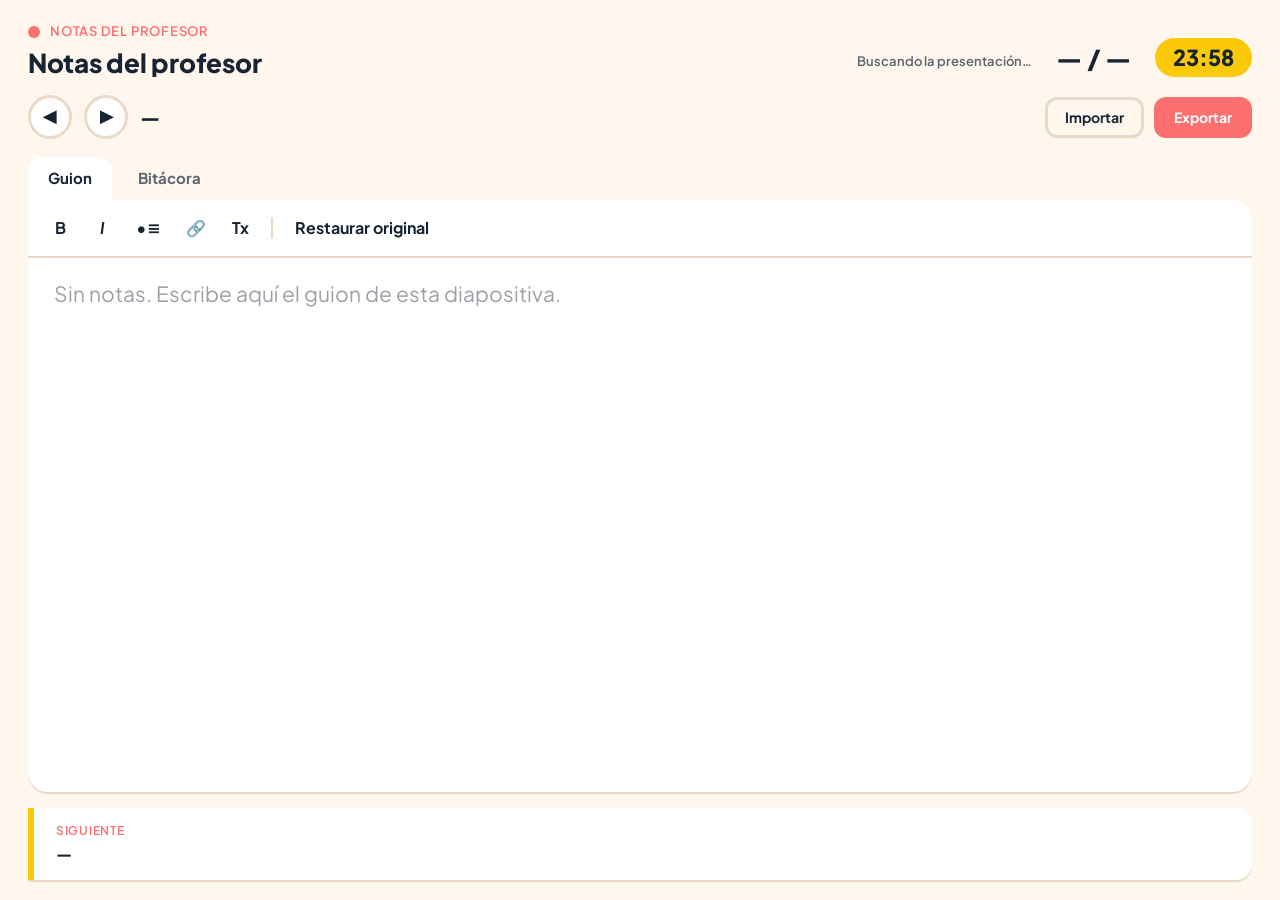
<file: assets/notas.html>
<!DOCTYPE html>
<html lang="es">
<head>
<meta charset="utf-8">
<meta name="viewport" content="width=device-width, initial-scale=1">
<title>Notas · IASP</title>
<link rel="preconnect" href="https://fonts.googleapis.com">
<link href="https://fonts.googleapis.com/css2?family=Plus+Jakarta+Sans:ital,wght@0,400;0,600;0,700;0,800;1,400&family=JetBrains+Mono:wght@400;600&display=swap" rel="stylesheet">
<style>
/* Ventana de notas del profesor. Se abre con la tecla N desde una presentación (iasp.js).
   Muestra las notas de la diapositiva actual y permite editarlas (pestaña Guion) y llevar
   una bitácora de clase (pestaña Bitácora). Todo se guarda en localStorage de este navegador
   y se exporta en JSON con el botón Exportar.
   El aspecto sigue el de las diapositivas (iasp.css): fondo crema, tarjetas blancas con sombra
   de línea, pastillas amarillas y botones coral. Sin las manchas de color de las esquinas:
   en una ventana de trabajo estorban. */
:root {
  --navy: #172433; --coral: #FC6F6F; --teal: #53D2CE; --yellow: #FCC908;
  --bg: #FFF7EE; --ink: #172433; --muted: #5B6470; --line: #EAD9C8; --white: #FFFFFF;
  --dark: #0F2A3A; --ok: #1E8E5A; --ko: #C0392B;
  --mono: 'JetBrains Mono', Consolas, monospace;
}
* { box-sizing: border-box; }
html, body { height: 100%; margin: 0; }
body {
  font-family: 'Plus Jakarta Sans', system-ui, -apple-system, 'Segoe UI', sans-serif;
  background: var(--bg); color: var(--ink); font-size: 16px; line-height: 1.5;
  display: flex; flex-direction: column;
}
button { font: inherit; cursor: pointer; }

/* Cabecera: antetítulo con punto coral, título del deck, estado, contador y reloj */
header {
  padding: 22px 28px 0; display: flex; align-items: flex-end; gap: 24px; flex: none;
}
header .cabecera { flex: 1; min-width: 0; }
header .ante {
  display: flex; align-items: center; gap: 10px;
  font-size: 13px; font-weight: 600; letter-spacing: .06em; text-transform: uppercase; color: var(--coral);
}
header .ante::before { content: ''; width: 12px; height: 12px; border-radius: 50%; background: var(--coral); flex: none; }
header .titulo {
  font-weight: 800; font-size: 26px; line-height: 1.15; letter-spacing: -.01em; color: var(--navy);
  margin-top: 6px; overflow: hidden; text-overflow: ellipsis; white-space: nowrap;
}
header .estado { font-size: 13px; font-weight: 600; color: var(--muted); padding-bottom: 6px; }
header .estado.off { color: var(--ko); }
header .contador {
  font-weight: 800; font-size: 26px; letter-spacing: -.01em; color: var(--navy);
  font-variant-numeric: tabular-nums; white-space: nowrap;
}
header .reloj {
  background: var(--yellow); color: var(--navy); font-weight: 800; font-size: 22px;
  padding: 6px 18px 7px; border-radius: 999px; font-variant-numeric: tabular-nums; line-height: 1.2;
}

/* Fila de navegación */
.nav {
  display: flex; align-items: center; gap: 12px; padding: 18px 28px 0; flex: none; flex-wrap: wrap;
}
.nav .flecha {
  width: 44px; height: 44px; border-radius: 50%; border: 3px solid var(--line); background: var(--white);
  font-size: 18px; color: var(--navy); padding: 0; line-height: 1; transition: border-color .2s, background .2s;
}
.nav .flecha:hover { border-color: var(--teal); background: var(--bg); }
.nav .pill {
  background: var(--yellow); color: var(--navy); font-weight: 800; font-size: 14px;
  padding: 4px 14px 5px; border-radius: 999px; letter-spacing: .02em; line-height: 1.2; white-space: nowrap;
}
.nav .pill:empty { display: none; }
.nav .pill.crit { background: var(--white); color: var(--muted); box-shadow: 0 2px 0 var(--line); }
.nav .label { font-weight: 800; font-size: 20px; flex: 1; min-width: 200px; color: var(--navy); line-height: 1.2; }
.nav .acciones { display: flex; align-items: center; gap: 10px; }
.btn {
  border: 0; border-radius: 12px; padding: 10px 20px; font-weight: 700; font-size: 14px; font-family: inherit;
  background: transparent; color: var(--navy); box-shadow: inset 0 0 0 3px var(--line);
  transition: transform .1s, background .2s, box-shadow .2s;
}
.btn:hover { box-shadow: inset 0 0 0 3px var(--teal); }
.btn:active { transform: scale(.97); }
.btn.primario { background: var(--coral); color: var(--white); box-shadow: none; }
.btn.primario:hover { background: var(--navy); }
.pendientes { font-size: 13px; color: var(--muted); }
.pendientes b { color: var(--coral); }

/* Pestañas */
.tabs { display: flex; gap: 6px; padding: 18px 28px 0; flex: none; }
.tab {
  border: 0; background: transparent; color: var(--muted);
  padding: 10px 20px; border-radius: 14px 14px 0 0; font-weight: 700; font-size: 15px;
}
.tab:hover { color: var(--navy); }
.tab[aria-selected="true"] { background: var(--white); color: var(--navy); }
.tab .n { display: inline-block; min-width: 22px; margin-left: 6px; padding: 0 7px; border-radius: 999px; background: var(--yellow); color: var(--navy); font-size: 12px; font-weight: 800; text-align: center; }
.tab .n:empty { display: none; }

/* Panel de cada pestaña: tarjeta blanca como las de las diapositivas */
.panel {
  flex: 1; min-height: 0; margin: 0 28px 16px; background: var(--white);
  border-radius: 0 20px 20px 20px; box-shadow: 0 2px 0 var(--line); display: flex; flex-direction: column; overflow: hidden;
}
.panel[hidden] { display: none; }
.barra { display: flex; align-items: center; gap: 6px; padding: 10px 14px; border-bottom: 2px solid var(--line); flex: none; flex-wrap: wrap; }
.barra button {
  border: 0; background: transparent; color: var(--navy); border-radius: 10px;
  min-width: 36px; height: 36px; padding: 0 10px; font-weight: 700;
}
.barra button:hover { background: var(--bg); }
.barra .sep { width: 2px; height: 22px; background: var(--line); margin: 0 6px; border-radius: 1px; }
.barra .espacio { flex: 1; }
.barra .editado { font-size: 13px; color: var(--ok); font-weight: 700; }
.barra .editado:empty { display: none; }
.editor {
  flex: 1; min-height: 120px; overflow: auto; padding: 20px 26px; outline: none;
  font-size: 21px; line-height: 1.55; color: var(--ink);
}
.editor:focus { box-shadow: inset 0 0 0 3px var(--teal); }
.editor:empty::before { content: attr(data-vacio); color: var(--muted); opacity: .6; }
.editor p { margin: 0 0 .6em; }
.editor ul, .editor ol { margin: 0 0 .6em; padding-left: 1.4em; }
.editor li::marker { color: var(--yellow); font-weight: 800; }
.editor a { color: var(--coral); text-decoration-thickness: 2px; text-underline-offset: 3px; }
.editor a:hover { color: var(--navy); }
.editor b, .editor strong { color: var(--navy); }
.editor code { font-family: var(--mono); font-size: .85em; background: var(--bg); padding: 1px 8px; border-radius: 6px; }
.editor sup { font-size: .7em; }
.subtitulo { font-size: 13px; font-weight: 600; letter-spacing: .06em; text-transform: uppercase; color: var(--coral); padding: 14px 26px 0; }
.bitacora { display: grid; grid-template-rows: auto 1fr auto 1fr; flex: 1; min-height: 0; }
.bitacora .editor { font-size: 18px; }
.bitacora .editor + .subtitulo { border-top: 2px solid var(--line); }

/* Siguiente diapositiva: como la tarjeta de caso de los ejercicios (borde amarillo a la izquierda) */
.siguiente {
  margin: 0 28px 20px; padding: 14px 22px; flex: none;
  background: var(--white); border-left: 6px solid var(--yellow); border-radius: 0 16px 16px 0; box-shadow: 0 2px 0 var(--line);
}
.siguiente .eti { font-size: 12px; font-weight: 600; letter-spacing: .06em; text-transform: uppercase; color: var(--coral); }
.siguiente .lab { font-weight: 800; color: var(--navy); margin-top: 2px; }
.siguiente .txt { font-size: 14px; color: var(--muted); display: -webkit-box; -webkit-line-clamp: 2; -webkit-box-orient: vertical; overflow: hidden; }

/* Aviso de que no hay presentación */
.aviso { margin: 40px 28px; padding: 28px 32px; background: var(--white); border-radius: 20px; box-shadow: 0 2px 0 var(--line); font-size: 18px; color: var(--navy); }
.aviso[hidden] { display: none; }
.aviso kbd {
  display: inline-flex; align-items: center; justify-content: center; min-width: 34px; height: 34px; padding: 0 10px;
  margin: 0 2px; border-radius: 8px; border: 2px solid var(--line); border-bottom-width: 4px;
  background: var(--white); color: var(--navy); font-family: inherit; font-size: 16px; font-weight: 700; vertical-align: middle;
}
input[type=file] { display: none; }
@media (max-width: 640px) {
  header .titulo { display: none; }
  header .estado { display: none; }
  .editor { font-size: 18px; }
}
</style>
</head>
<body>

<header>
  <div class="cabecera">
    <div class="ante">Notas del profesor</div>
    <div class="titulo" id="titulo">Notas del profesor</div>
  </div>
  <div class="estado" id="estado">Buscando la presentación…</div>
  <div class="contador" id="contador">— / —</div>
  <div class="reloj" id="reloj">00:00</div>
</header>

<div class="aviso" id="aviso" hidden>
  No hay ninguna presentación conectada. Abre esta ventana pulsando <kbd>N</kbd> desde una presentación.
</div>

<div class="nav">
  <button class="flecha" id="ant" title="Diapositiva anterior (←)">◀</button>
  <button class="flecha" id="sig" title="Diapositiva siguiente (→)">▶</button>
  <span class="pill" id="seccion"></span>
  <span class="pill crit" id="criterio" title="Criterio de evaluación del RA"></span>
  <span class="label" id="label">—</span>
  <div class="acciones">
    <span class="pendientes" id="pendientes"></span>
    <button class="btn" id="importar" title="Cargar un JSON exportado antes y fusionarlo con lo de este navegador">Importar</button>
    <button class="btn primario" id="exportar" title="Descargar todas las notas y la bitácora de esta unidad en JSON">Exportar</button>
    <input type="file" id="archivo" accept="application/json,.json">
  </div>
</div>

<div class="tabs" role="tablist">
  <button class="tab" role="tab" aria-selected="true" data-tab="guion">Guion <span class="n" id="n-guion"></span></button>
  <button class="tab" role="tab" aria-selected="false" data-tab="bitacora">Bitácora <span class="n" id="n-bitacora"></span></button>
</div>

<section class="panel" id="panel-guion">
  <div class="barra">
    <button data-cmd="bold" title="Negrita (Ctrl+B)"><b>B</b></button>
    <button data-cmd="italic" title="Cursiva (Ctrl+I)"><i>I</i></button>
    <button data-cmd="insertUnorderedList" title="Lista">•≡</button>
    <button data-cmd="createLink" title="Enlace">🔗</button>
    <button data-cmd="removeFormat" title="Quitar formato">Tx</button>
    <span class="sep"></span>
    <button id="restaurar" title="Volver a las notas que están en el repositorio">Restaurar original</button>
    <span class="espacio"></span>
    <span class="editado" id="editado"></span>
  </div>
  <div class="editor" id="ed-guion" contenteditable="true" data-vacio="Sin notas. Escribe aquí el guion de esta diapositiva."></div>
</section>

<section class="panel bitacora" id="panel-bitacora" hidden>
  <div class="subtitulo">Esta diapositiva</div>
  <div class="editor" id="ed-bit-diapo" contenteditable="true" data-vacio="Qué cambiar, qué ha funcionado, qué preguntan…"></div>
  <div class="subtitulo">Toda la unidad</div>
  <div class="editor" id="ed-bit-unidad" contenteditable="true" data-vacio="Notas generales de la unidad: ritmo, orden, huecos, ideas…"></div>
</section>

<div class="siguiente" id="siguiente">
  <div class="eti">Siguiente</div>
  <div class="lab" id="sig-label">—</div>
  <div class="txt" id="sig-txt"></div>
</div>

<script>
(function () {
  'use strict';
  const $ = (id) => document.getElementById(id);

  /* ---------- estado ---------- */
  let deck = null;          // {deck, titulo, diapos:[{n,label,seccion,notas}]}
  let index = 0;
  let datos = null;         // lo guardado en localStorage para este deck
  let conectado = false;
  let ultimoMensaje = 0;

  const CLAVE = (id) => 'iasp.notas.' + id;
  const UNIDAD = '__unidad';

  function carga(id) {
    try { datos = JSON.parse(localStorage.getItem(CLAVE(id))) || null; } catch (e) { datos = null; }
    if (!datos || typeof datos !== 'object') datos = {};
    datos.guion = datos.guion || {};
    datos.bitacora = datos.bitacora || {};
    datos.exportado = datos.exportado || 0;
  }
  function guarda() {
    if (!deck) return;
    try { localStorage.setItem(CLAVE(deck.deck), JSON.stringify(datos)); } catch (e) { $('estado').textContent = 'No se puede guardar (localStorage)'; }
    pintaPendientes();
  }

  const actual = () => (deck && deck.diapos[index]) || null;
  const limpiaHtml = (h) => String(h || '').replace(/^(\s|<br\s*\/?>|&nbsp;)+|(\s|<br\s*\/?>|&nbsp;)+$/g, '').trim();
  const texto = (h) => { const d = document.createElement('div'); d.innerHTML = String(h || '').replace(/<\/(p|li|div|h\d)>/gi, ' '); return d.textContent.replace(/\s+/g, ' ').trim(); };
  const guionDe = (d) => (d && datos.guion[d.label]) ? datos.guion[d.label].html : (d ? d.notas : '');

  /* ---------- pintar ---------- */
  function pintaCabecera() {
    $('titulo').textContent = deck ? deck.titulo.replace(/\s*·\s*(IASP|Innovación Aplicada a los Sectores Productivos)\s*$/, '') : 'Notas del profesor';
    $('contador').textContent = deck ? (index + 1) + ' / ' + deck.diapos.length : '— / —';
    const d = actual();
    $('label').textContent = d ? d.label : '—';
    $('seccion').textContent = d ? d.seccion : '';
    $('criterio').textContent = d && d.criterio ? 'Criterio ' + d.criterio : '';
    const s = deck && deck.diapos[index + 1];
    $('sig-label').textContent = s ? (index + 2) + ' · ' + s.label : 'Fin de la presentación';
    $('sig-txt').textContent = s ? texto(guionDe(s)) : '';
  }
  function pintaEditores() {
    const d = actual();
    $('ed-guion').innerHTML = d ? guionDe(d) : '';
    $('editado').textContent = d && datos.guion[d.label] ? 'Editado en este navegador' : '';
    $('ed-bit-diapo').innerHTML = d && datos.bitacora[d.label] ? datos.bitacora[d.label].html : '';
    $('ed-bit-unidad').innerHTML = datos.bitacora[UNIDAD] ? datos.bitacora[UNIDAD].html : '';
  }
  function pintaPendientes() {
    const desde = datos.exportado || 0;
    const cuenta = (obj) => Object.values(obj).filter((v) => v.t > desde).length;
    const g = Object.keys(datos.guion).length, b = Object.keys(datos.bitacora).length;
    $('n-guion').textContent = g ? String(g) : '';
    $('n-bitacora').textContent = b ? String(b) : '';
    const p = cuenta(datos.guion) + cuenta(datos.bitacora);
    $('pendientes').innerHTML = p ? '<b>' + p + '</b> sin exportar' : (g + b ? 'Todo exportado' : '');
  }
  function pinta() { pintaCabecera(); pintaEditores(); pintaPendientes(); }

  /* ---------- edición ---------- */
  const temporizadores = {};   // uno por editor: editar en otro no cancela el guardado pendiente
  function alEditar(cual) {
    clearTimeout(temporizadores[cual]);
    temporizadores[cual] = setTimeout(() => {
      const d = actual();
      if (!d) return;
      const t = Date.now();
      if (cual === 'guion') {
        const html = limpiaHtml($('ed-guion').innerHTML);
        if (html === limpiaHtml(d.notas)) delete datos.guion[d.label];
        else datos.guion[d.label] = { n: d.n, html, t };
        $('editado').textContent = datos.guion[d.label] ? 'Editado en este navegador' : '';
      } else {
        const clave = cual === 'unidad' ? UNIDAD : d.label;
        const html = limpiaHtml($(cual === 'unidad' ? 'ed-bit-unidad' : 'ed-bit-diapo').innerHTML);
        if (!html) delete datos.bitacora[clave];
        else datos.bitacora[clave] = { n: cual === 'unidad' ? 0 : d.n, html, t };
      }
      guarda();
      if (cual === 'guion') pintaCabecera();
    }, 300);
  }
  $('ed-guion').addEventListener('input', () => alEditar('guion'));
  $('ed-bit-diapo').addEventListener('input', () => alEditar('diapo'));
  $('ed-bit-unidad').addEventListener('input', () => alEditar('unidad'));

  // Pegar siempre como texto plano: evita arrastrar estilos de Word o de la web.
  document.querySelectorAll('.editor').forEach((ed) => {
    ed.addEventListener('paste', (e) => {
      e.preventDefault();
      const t = (e.clipboardData || window.clipboardData).getData('text/plain');
      document.execCommand('insertText', false, t);
    });
  });

  document.querySelectorAll('.barra [data-cmd]').forEach((b) => {
    b.addEventListener('mousedown', (e) => e.preventDefault()); // no robar el foco al editor
    b.addEventListener('click', () => {
      const cmd = b.dataset.cmd;
      if (cmd === 'createLink') {
        const url = prompt('Dirección del enlace:');
        if (url) document.execCommand('createLink', false, url);
      } else document.execCommand(cmd, false, null);
      const ed = document.activeElement;
      if (ed && ed.classList.contains('editor')) ed.dispatchEvent(new Event('input'));
    });
  });
  $('restaurar').addEventListener('click', () => {
    const d = actual();
    if (!d || !datos.guion[d.label]) return;
    if (!confirm('¿Volver a las notas originales de esta diapositiva? Se pierde lo editado aquí.')) return;
    delete datos.guion[d.label];
    guarda();
    pinta();
  });

  /* ---------- pestañas ---------- */
  document.querySelectorAll('.tab').forEach((t) => t.addEventListener('click', () => {
    document.querySelectorAll('.tab').forEach((x) => x.setAttribute('aria-selected', x === t ? 'true' : 'false'));
    $('panel-guion').hidden = t.dataset.tab !== 'guion';
    $('panel-bitacora').hidden = t.dataset.tab !== 'bitacora';
    try { localStorage.setItem('iasp.notas.tab', t.dataset.tab); } catch (e) {}
  }));
  try {
    const t = localStorage.getItem('iasp.notas.tab');
    if (t === 'bitacora') document.querySelector('.tab[data-tab="bitacora"]').click();
  } catch (e) {}

  /* ---------- navegación del deck desde aquí ---------- */
  function envia(msg) {
    if (!window.opener || window.opener.closed) return;
    try { window.opener.postMessage(msg, '*'); } catch (e) {}
  }
  const ir = (i) => { if (deck && i >= 0 && i < deck.diapos.length) envia({ iasp: 'ir', index: i }); };
  $('ant').addEventListener('click', () => ir(index - 1));
  $('sig').addEventListener('click', () => ir(index + 1));
  window.addEventListener('keydown', (e) => {
    const t = e.target;
    if (t && (t.isContentEditable || /^(INPUT|TEXTAREA|SELECT)$/.test(t.tagName))) return;
    if (e.key === 'ArrowRight' || e.key === 'PageDown' || e.key === ' ') { e.preventDefault(); ir(index + 1); }
    else if (e.key === 'ArrowLeft' || e.key === 'PageUp') { e.preventDefault(); ir(index - 1); }
  });

  /* ---------- mensajes del deck ---------- */
  window.addEventListener('message', (e) => {
    const d = e.data;
    if (!d || typeof d !== 'object' || !d.iasp) return;
    ultimoMensaje = Date.now();
    if (d.iasp === 'estado') {
      const cambioDeck = !deck || deck.deck !== d.deck;
      const cambioIndex = index !== d.index;
      deck = d;
      index = d.index;
      if (cambioDeck) { carga(deck.deck); pinta(); }
      else if (cambioIndex) pinta();
      else { pintaCabecera(); pintaPendientes(); }
      pon(true);
    } else if (d.iasp === 'diapo' && deck) {
      if (index !== d.index) { index = d.index; pinta(); }
    }
  });
  function pon(ok) {
    conectado = ok;
    $('estado').textContent = ok ? 'Conectado' : 'Sin presentación';
    $('estado').classList.toggle('off', !ok);
    $('aviso').hidden = ok;
  }
  // Pide el estado al abrir y cada segundo: así sigue funcionando si el deck se recarga
  // o si en la misma pestaña se pasa a otra unidad.
  function saluda() {
    if (!window.opener || window.opener.closed) { if (conectado) pon(false); return; }
    envia({ iasp: 'hola' });
    if (conectado && Date.now() - ultimoMensaje > 4000) pon(false);
  }
  saluda();
  setInterval(saluda, 1000);

  /* ---------- reloj ---------- */
  function reloj() {
    const d = new Date();
    $('reloj').textContent = String(d.getHours()).padStart(2, '0') + ':' + String(d.getMinutes()).padStart(2, '0');
  }
  reloj();
  setInterval(reloj, 15000);

  /* ---------- exportar / importar ---------- */
  const fechaCorta = () => new Date().toISOString().slice(0, 10);
  $('exportar').addEventListener('click', () => {
    if (!deck) return;
    const guion = deck.diapos
      .filter((d) => datos.guion[d.label])
      .map((d) => ({ n: d.n, label: d.label, original: d.notas, nuevo: datos.guion[d.label].html, t: datos.guion[d.label].t }));
    const diapos = deck.diapos
      .filter((d) => datos.bitacora[d.label])
      .map((d) => ({ n: d.n, label: d.label, html: datos.bitacora[d.label].html, texto: texto(datos.bitacora[d.label].html), t: datos.bitacora[d.label].t }));
    const unidad = datos.bitacora[UNIDAD] || null;
    const out = {
      formato: 'iasp-notas/1',
      deck: deck.deck,
      titulo: deck.titulo,
      fecha: new Date().toISOString(),
      guion,
      bitacora: { unidad: unidad ? { html: unidad.html, texto: texto(unidad.html), t: unidad.t } : null, diapos },
    };
    const blob = new Blob([JSON.stringify(out, null, 2)], { type: 'application/json' });
    const a = document.createElement('a');
    a.href = URL.createObjectURL(blob);
    a.download = 'notas-' + deck.deck + '-' + fechaCorta() + '.json';
    document.body.appendChild(a);
    a.click();
    setTimeout(() => { URL.revokeObjectURL(a.href); a.remove(); }, 1000);
    datos.exportado = Date.now();
    guarda();
  });

  $('importar').addEventListener('click', () => $('archivo').click());
  $('archivo').addEventListener('change', () => {
    const f = $('archivo').files[0];
    $('archivo').value = '';
    if (!f || !deck) return;
    f.text().then((txt) => {
      const j = JSON.parse(txt);
      if (!j || j.formato !== 'iasp-notas/1') throw new Error('formato');
      if (j.deck !== deck.deck && !confirm('El archivo es de "' + j.deck + '" y la presentación abierta es "' + deck.deck + '". ¿Importar igualmente?')) return;
      let n = 0;
      const masNuevo = (obj, clave, entrada) => {
        if (!entrada || !entrada.html) return;
        if (!obj[clave] || (entrada.t || 0) > (obj[clave].t || 0)) { obj[clave] = { n: entrada.n || 0, html: entrada.html, t: entrada.t || Date.now() }; n++; }
      };
      (j.guion || []).forEach((g) => masNuevo(datos.guion, g.label, { n: g.n, html: g.nuevo, t: g.t }));
      ((j.bitacora || {}).diapos || []).forEach((b) => masNuevo(datos.bitacora, b.label, b));
      if (j.bitacora && j.bitacora.unidad) masNuevo(datos.bitacora, UNIDAD, j.bitacora.unidad);
      guarda();
      pinta();
      alert(n ? n + ' entradas importadas (se conserva la versión más reciente de cada una).' : 'Nada nuevo que importar.');
    }).catch(() => alert('No se ha podido leer el archivo: no es un JSON de notas de IASP.'));
  });
})();
</script>
</body>
</html>
</file>
<file: assets/iasp.css>
/* Estilos comunes de las presentaciones de Innovación Aplicada al Sector Productivo.
   Lienzo de diseño: 1920 x 1080. Todas las medidas están pensadas para ese tamaño;
   deck-stage.js escala el lienzo al tamaño de la ventana. */

:root {
  --type-hero: 104px;
  --type-title: 64px;
  --type-subtitle: 44px;
  --type-body: 34px;
  --type-small: 28px;
  --type-caption: 24px;
  --pad-top: 96px;
  --pad-bottom: 96px;
  --pad-x: 120px;
  --gap-title: 48px;
  --gap-item: 28px;
  --navy: #172433;
  --blue: #FC6F6F;
  --sky: #53D2CE;
  --yellow: #FCC908;
  --bg: #FFF7EE;
  --ink: #172433;
  --muted: #5B6470;
  --line: #EAD9C8;
  --white: #FFFFFF;
  --dark: #0F2A3A;
  --coral: #FC6F6F;
  --teal: #53D2CE;
  --teal-ink: #1A9E99;   /* turquesa oscurecido para texto sobre crema */
  --pink: #FC8D99;
  --orange: #FD9206;
  --ok: #1E8E5A;
  --ko: #C0392B;
  --mono: 'JetBrains Mono', Consolas, monospace;
}

body {
  margin: 0;
  background: #0F2A3A;
  font-family: 'Plus Jakarta Sans', system-ui, sans-serif;
  color: var(--ink);
}
a { color: var(--blue); }
a:hover { color: var(--navy); }

deck-stage:not(:defined) { visibility: hidden; }

/* Sin prefijo deck-stage: estas reglas también tienen que llegar a las miniaturas del carril,
   donde la sección clonada cuelga directamente del shadow root y no hay deck-stage por encima. */
section {
  font-family: 'Plus Jakarta Sans', system-ui, sans-serif;
  color: var(--ink);
  background: var(--bg);
  box-sizing: border-box;
}
section * { box-sizing: border-box; }
section p,
section h1,
section h2,
section h3,
section ul,
section ol { margin: 0; }

/* Notas del profesor: <aside class="notas"> como primer hijo de cada sección.
   No se ven en la diapositiva; las muestra la ventana de notas (tecla N, iasp.js). */
section > aside.notas { display: none; }

/* Numeración de diapositivas (la añade iasp.js) */
[data-slide-num] {
  position: absolute;
  right: 120px;
  bottom: 44px;
  font-size: 24px;
  font-weight: 600;
  letter-spacing: .04em;
  pointer-events: none;
  color: var(--muted);
}
section.dark [data-slide-num] { color: #D9E4E8; }
/* Manchas de color: las formas SVG de la portada como máscara, en cualquier color.
   <span class="mancha arriba-dcha" style="width:600px;color:var(--coral)"></span>
   <span class="mancha abajo-izq" style="width:700px;color:var(--teal)"></span>
   .volteada invierte la forma horizontalmente. */
.mancha {
  position: absolute;
  display: block;
  background: currentColor;
  pointer-events: none;
  -webkit-mask-repeat: no-repeat; mask-repeat: no-repeat;
  -webkit-mask-size: 100% 100%; mask-size: 100% 100%;
}
.mancha.arriba-dcha { right: 0; top: 0; aspect-ratio: 732.456 / 500.429; -webkit-mask-image: url(mancha-coral.svg); mask-image: url(mancha-coral.svg); }
.mancha.abajo-izq { left: 0; bottom: 0; aspect-ratio: 1135.233 / 433.024; -webkit-mask-image: url(mancha-azul.svg); mask-image: url(mancha-azul.svg); }
.mancha.arriba-dcha.volteada { right: auto; left: 0; transform: scaleX(-1); }
.mancha.abajo-izq.volteada { left: auto; right: 0; transform: scaleX(-1); }

section.portada [data-slide-num] { color: var(--navy); background: rgba(255, 247, 238, .85); padding: 6px 16px; border-radius: 999px; bottom: 36px; }

/* Hueco de imagen pendiente de captura */
.img-slot {
  width: 100%;
  height: 100%;
  min-height: 200px;
  border: 3px dashed var(--sky);
  border-radius: 20px;
  background: rgba(83, 210, 206, .12);
  color: var(--blue);
  display: grid;
  place-items: center;
  text-align: center;
  padding: 32px;
  font-size: var(--type-small);
  font-weight: 600;
}
.img-slot.rect { border-radius: 0; }

/* Píldora de etiqueta ("Comprueba lo aprendido", "Actividad 3.2"...) */
.pill {
  display: inline-flex;
  align-items: center;
  gap: 16px;
  background: var(--yellow);
  color: var(--navy);
  padding: 12px 28px;
  border-radius: 999px;
  font-size: var(--type-caption);
  font-weight: 700;
}

/* Píldora pequeña en línea ("PRÁCTICA" en el índice) */
.pill-mini {
  display: inline-block;
  vertical-align: middle;
  background: var(--yellow);
  color: var(--navy);
  padding: 4px 16px 5px;
  margin-right: 18px;
  border-radius: 999px;
  font-size: 22px;
  font-weight: 800;
  letter-spacing: .06em;
  text-transform: uppercase;
  line-height: 1.2;
  position: relative;
  top: -3px;
}

/* Píldora con el número de sección arriba a la derecha de cada diapositiva
   de contenido (atributo data-seccion en el <section>). La crea iasp.js como botón
   y al pulsarla salta al índice de la unidad. En las secciones de práctica y prueba
   (data-practica="Práctica" o "Prueba") se lee «1.3 · Práctica». Las diapositivas las
   posiciona deck-stage en absoluto, así que el botón se ancla a ellas.
   La regla sin prefijo oculta el botón en las miniaturas del carril (ahí la pastilla
   la pinta el motor a partir de data-deck-section); la regla con prefijo, más específica,
   solo alcanza el escenario. */
section > .seccion-pill { display: none; }
deck-stage section > .seccion-pill {
  display: inline-block;
  white-space: nowrap;
  position: absolute;
  top: 40px;
  right: 48px;
  z-index: 5;
  background: var(--yellow);
  color: var(--navy);
  padding: 6px 22px 7px;
  border-radius: 999px;
  font-size: 26px;
  font-weight: 800;
  letter-spacing: .02em;
  line-height: 1.2;
  border: 0;
  font-family: inherit;
  cursor: pointer;
  transition: background .15s ease, transform .15s ease;
}
deck-stage section > .seccion-pill:hover { background: var(--teal); transform: translateY(-1px); }
@media print { deck-stage section > .seccion-pill { background: var(--yellow); } }

/* Las diapositivas de práctica y prueba (data-practica) van sobre fondo turquesa (--teal),
   para distinguirlas de la teoría también en el carril de miniaturas. Se consigue
   remapeando las variables de color dentro de la sección: los estilos en línea usan
   var(--bg), var(--muted), var(--line), así que cambian solos; el texto sigue en azul marino
   y las tarjetas en blanco. El coral no vale: las letras y números en coral desaparecen. */
/* Sin el prefijo deck-stage: en el carril la sección clonada cuelga directamente del
   shadow root de la miniatura y un selector con prefijo no la alcanzaría. */
section[data-practica] {
  background: var(--teal);
  --bg: var(--teal);
  --muted: #23505B;
  --line: #2FB3AE;
}
section[data-practica] .pill,
section[data-practica] .pill-mini,
section[data-practica] .seccion-pill { color: var(--navy); }


/* Píldora de sección en el carril de miniaturas (la pinta deck-stage.js
   a partir de data-deck-section); misma paleta que las de las diapositivas. */
deck-stage {
  --deck-section-bg: #FCC908;
  --deck-section-fg: #172433;
}

/* Pista de teclas en la portada: <p class="pista-teclas"><kbd>←</kbd>… */
.pista-teclas {
  font-size: var(--type-caption);
  color: var(--muted);
  display: flex;
  align-items: center;
  gap: 10px;
}
.pista-teclas kbd {
  display: inline-flex;
  align-items: center;
  justify-content: center;
  min-width: 40px;
  height: 40px;
  padding: 0 10px;
  border-radius: 8px;
  border: 2px solid var(--line);
  border-bottom-width: 4px;
  background: var(--white);
  color: var(--navy);
  font-family: inherit;
  font-size: 22px;
  font-weight: 700;
}
.pista-teclas .sep { margin: 0 8px; opacity: .5; }

/* Índice de la unidad: cada entrada salta a su sección (data-deck-id) */
.indice-enlace {
  display: grid;
  grid-template-columns: 96px 1fr 56px;
  align-items: center;
  padding: 20px 24px;
  margin: 0 -24px;
  border-radius: 16px;
  color: inherit;
  text-decoration: none;
  transition: background .15s ease;
}
.indice-enlace::after {
  content: '→';
  justify-self: end;
  color: var(--blue);
  font-weight: 800;
  opacity: 0;
  transform: translateX(-10px);
  transition: opacity .15s ease, transform .15s ease;
}
.indice-enlace:hover { background: rgba(252, 111, 111, .09); }
.indice-enlace:hover::after { opacity: 1; transform: translateX(0); }

/* Botones */
.btn {
  border: 0;
  border-radius: 14px;
  padding: 20px 40px;
  font-size: var(--type-small);
  font-weight: 700;
  font-family: inherit;
  cursor: pointer;
  transition: transform .1s, background .2s;
}
.btn:active { transform: scale(.97); }
.btn-primary { background: var(--blue); color: var(--white); }
.btn-primary:hover { background: var(--navy); }
.btn-ghost { background: transparent; color: var(--navy); border: 3px solid var(--line); }
.btn-ghost:hover { border-color: var(--sky); }
.dark .btn-ghost { color: var(--white); border-color: rgba(255,255,255,.4); }

/* ---------- Quiz de opción múltiple ---------- */
.quiz-opts { display: flex; flex-direction: column; gap: 24px; }
.quiz-opt {
  display: flex;
  align-items: center;
  gap: 28px;
  text-align: left;
  padding: 28px 36px;
  border-radius: 16px;
  border: 3px solid rgba(255,255,255,.18);
  background: rgba(255,255,255,.08);
  color: var(--white);
  font-size: var(--type-body);
  font-family: inherit;
  cursor: pointer;
  transition: all .2s;
}
.quiz-opt .letra {
  width: 56px;
  height: 56px;
  border-radius: 50%;
  background: rgba(255,255,255,.12);
  display: grid;
  place-items: center;
  font-size: var(--type-small);
  font-weight: 800;
  flex: none;
}
.quiz-opt:hover { border-color: rgba(255,255,255,.5); }
.quiz[data-answered] .quiz-opt { cursor: default; }
.quiz-opt.correct { background: var(--yellow); border-color: var(--yellow); color: var(--navy); }
.quiz-opt.correct .letra { background: rgba(23,36,51,.15); }
.quiz-opt.wrong { border-color: var(--sky); background: rgba(255,255,255,.06); color: #9FB8C2; }
.quiz-fb {
  font-size: var(--type-small);
  line-height: 1.5;
  color: #D9E4E8;
  margin-top: var(--gap-item);
  min-height: 2.8em;
}

/* Quiz sobre fondo claro (diapositivas sin .dark) */
section:not(.dark) .quiz-opt { background: var(--white); color: var(--navy); border-color: var(--line); box-shadow: 0 2px 0 var(--line); }
section:not(.dark) .quiz-opt .letra { background: var(--coral); color: var(--white); }
section:not(.dark) .quiz-opt:hover { border-color: var(--teal); }
section:not(.dark) .quiz-opt.correct { background: var(--yellow); border-color: var(--yellow); color: var(--navy); }
section:not(.dark) .quiz-opt.correct .letra { background: var(--navy); color: var(--yellow); }
section:not(.dark) .quiz-opt.wrong { background: var(--bg); color: var(--muted); border-color: var(--line); box-shadow: none; }
section:not(.dark) .quiz-opt.wrong .letra { background: var(--line); color: var(--muted); }
section:not(.dark) .quiz-fb { color: var(--muted); }

/* ---------- Ejercicios interactivos (clasificar, emparejar, caso) ---------- */
.ej {
  background: var(--white);
  border-radius: 24px;
  padding: 40px 48px;
  box-shadow: 0 2px 0 var(--line);
  display: flex;
  flex-direction: column;
  gap: 22px;
  height: 100%;
  min-height: 0;
  overflow: hidden;
}
/* La fila de la rejilla no debe crecer con el contenido de la tarjeta */
section:has(> .ej) { grid-template-rows: minmax(0, 1fr); }
.ej-enunciado { font-size: var(--type-caption); color: var(--muted); line-height: 1.4; }
.ej-enunciado:empty { display: none; }
.ej-cuerpo { display: flex; flex-direction: column; gap: 20px; flex: 1; min-height: 0; overflow: auto; }
.ej-caso-titulo { font-size: var(--type-small); font-weight: 800; color: var(--coral); }
.ej-caso {
  font-size: var(--type-small);
  line-height: 1.45;
  color: var(--navy);
  background: var(--bg);
  border-left: 6px solid var(--yellow);
  border-radius: 0 16px 16px 0;
  padding: 20px 28px;
}
.ej-campos { display: grid; grid-template-columns: repeat(3, 1fr); gap: 20px; }
.ej-campos-1 { grid-template-columns: 1fr; }
.ej-campo { display: flex; flex-direction: column; gap: 8px; min-width: 0; }
.ej-campo > span { font-size: 20px; font-weight: 700; color: var(--muted); text-transform: uppercase; letter-spacing: .04em; }
.ej-select, .ej-texto {
  width: 100%;
  font-family: inherit;
  font-size: 24px;
  padding: 14px 18px;
  border: 3px solid var(--line);
  border-radius: 14px;
  color: var(--navy);
  background: var(--white);
  outline: none;
}
.ej-select:focus, .ej-texto:focus { border-color: var(--teal); }
.ej-select.ok, .ej-texto.ok { border-color: var(--ok); background: #E8F6EE; }
.ej-select.ko, .ej-texto.ko { border-color: var(--ko); background: #FBEAEA; }
.ej-select.pista { border-color: var(--yellow); background: #FFF6D1; }
/* Clasificar: una fila de tarjetas por campo; se elige pulsando. Las tarjetas se reparten el ancho */
.ej-filas { grid-template-columns: 1fr; gap: 26px; }
.ej-grupo { gap: 10px; }
/* Rótulo de cada fila en negrita y con un color por fila: coral, naranja y turquesa (el orden de la diapositiva de las tres preguntas) */
.ej-grupo > span { font-weight: 800; font-size: 22px; }
.ej-grupo:nth-child(1) > span { color: var(--coral); }
.ej-grupo:nth-child(2) > span { color: var(--orange); }
.ej-grupo:nth-child(3) > span { color: var(--teal-ink); }
.ej-grupo.ko > span { color: var(--ko); }
.ej-opts { display: grid; gap: 14px; }   /* las columnas las pone el JS: tantas como opciones, 4 si hay muchas */
.ej-opt {
  min-width: 0;
  text-align: center;
  font-family: inherit;
  font-size: 24px;
  font-weight: 600;
  line-height: 1.2;
  padding: 18px 14px;
  border: 3px solid var(--line);
  border-radius: 16px;
  color: var(--navy);
  background: var(--white);
  cursor: pointer;
  outline: none;
  transition: border-color .12s, background .12s;
}
.ej-opt:hover, .ej-opt:focus-visible { border-color: var(--teal); }
.ej-opt.sel { border-color: var(--navy); background: var(--bg); font-weight: 800; }
.ej-opt.ok { border-color: var(--ok); background: #E8F6EE; color: var(--ok); }
.ej-opt.ko { border-color: var(--ko); background: #FBEAEA; color: var(--ko); }
/* Con muchas tarjetas (UT2: doce tecnologías) todo se compacta para que quepan las tres filas */
.ej-compacta { gap: 14px; padding: 32px 48px; }
.ej-compacta .ej-caso { font-size: var(--type-caption); padding: 14px 24px; }
.ej-compacta .ej-cuerpo { gap: 14px; }
.ej-compacta .ej-filas { gap: 14px; }
.ej-compacta .ej-grupo { gap: 6px; }
.ej-compacta .ej-opts { gap: 8px; }
.ej-compacta .ej-opt { font-size: 19px; padding: 9px 10px; border-radius: 14px; }
.ej-opt.pista { border-color: var(--yellow); background: #FFF6D1; color: var(--navy); }
.ej[data-tipo="emparejar"] { padding: 28px 36px; gap: 14px; }
.ej-pares { list-style: none; padding: 0; margin: 0; display: flex; flex-direction: column; gap: 6px; }
.ej-par { display: grid; grid-template-columns: 40px minmax(0, 1fr) 340px; gap: 12px; align-items: center; }
.ej-par-num { width: 44px; height: 44px; border-radius: 50%; background: var(--coral); color: var(--white); display: grid; place-items: center; font-size: 20px; font-weight: 800; }
.ej-par-texto { font-size: 19px; line-height: 1.25; color: var(--navy); }
.ej-par .ej-select { font-size: 18px; padding: 6px 10px; }
.ej-respuesta {
  font-size: var(--type-caption);
  line-height: 1.45;
  color: var(--navy);
  background: #FFF6D1;
  border-radius: 14px;
  padding: 18px 24px;
}
.ej-respuesta[hidden] { display: none; }
.ej-fuente { color: var(--muted); font-style: italic; }
.ej-fila { display: flex; gap: 16px; align-items: center; flex-wrap: wrap; }
.ej-fila .btn { padding: 14px 26px; font-size: var(--type-caption); }
.ej-fb { font-size: var(--type-caption); font-weight: 600; line-height: 1.4; min-height: 1.4em; white-space: pre-line; color: var(--navy); }
.ej-fb.ok { color: var(--ok); }
.ej-fb.ko { color: var(--ko); }
.ej-racha { font-size: 20px; color: var(--muted); margin-left: auto; }
.ej-racha b { color: var(--coral); }
@media print { .ej-respuesta[hidden] { display: block; } }

/* ---------- Pregunta a la clase con panel que se revela ---------- */
.interrogante {
  width: 112px;
  height: 112px;
  border-radius: 28px;
  background: var(--yellow);
  color: var(--navy);
  display: grid;
  place-items: center;
  font-size: 72px;
  font-weight: 800;
  box-shadow: 0 6px 0 rgba(23,36,51,.18);
}
.revela {
  position: relative;
  background: var(--white);
  border-radius: 24px;
  padding: 48px 56px;
  box-shadow: 0 2px 0 var(--line);
  overflow: hidden;
}
.revela-cuerpo {
  transition: filter .5s ease, opacity .5s ease;
}
.revela:not([data-revelado]) .revela-cuerpo {
  filter: blur(22px);
  opacity: .35;
  pointer-events: none;
  user-select: none;
}
.revela-btn {
  position: absolute;
  left: 50%;
  top: 50%;
  transform: translate(-50%, -50%);
  box-shadow: 0 10px 30px rgba(252,111,111,.35);
  transition: opacity .3s;
}
.revela[data-revelado] .revela-cuerpo { padding-bottom: 64px; }
.revela[data-revelado] .revela-btn {
  top: auto;
  bottom: 20px;
  left: auto;
  right: 24px;
  transform: none;
  box-shadow: none;
  padding: 10px 20px;
  font-size: 20px;
  background: transparent;
  color: var(--muted);
  border: 2px solid var(--line);
}
@media print {
  .revela:not([data-revelado]) .revela-cuerpo { filter: none; opacity: 1; }
  .revela-btn { display: none; }
}

/* Iconos 3D (assets/question.png, assets/exclamation.png) */
.icono { width: 150px; height: 150px; object-fit: contain; display: block; filter: drop-shadow(0 10px 18px rgba(23,36,51,.18)); }

/* ---------- Foto con atribución al pasar el ratón ---------- */
.foto {
  position: relative;
  margin: 0;
  width: 100%;
  height: 100%;
  min-height: 0;
  border-radius: 20px;
  overflow: hidden;
  background: var(--navy);
}
.foto img { width: 100%; height: 100%; object-fit: cover; display: block; cursor: zoom-in; }
.foto .credito {
  position: absolute;
  left: 0; right: 0; bottom: 0;
  padding: 20px 28px 20px 84px;
  background: linear-gradient(to top, rgba(23,36,51,.92), rgba(23,36,51,.75));
  color: #EAF2F4;
  font-size: 20px;
  line-height: 1.4;
  opacity: 0;
  transform: translateY(8px);
  transition: opacity .25s, transform .25s;
  pointer-events: none;
}
.foto .credito a { color: var(--yellow); }
.foto::after {
  content: '©';
  position: absolute;
  left: 20px; bottom: 16px;
  width: 44px; height: 44px;
  border-radius: 50%;
  background: rgba(23,36,51,.75);
  color: #fff;
  font-size: 22px;
  font-weight: 700;
  display: grid;
  place-items: center;
  transition: opacity .25s;
}
/* El crédito visible no bloquea el clic de ampliar sobre la foto; solo sus enlaces reciben el ratón. */
.foto:hover .credito, .foto:focus-within .credito { opacity: 1; transform: none; pointer-events: none; }
.foto:hover .credito a, .foto:focus-within .credito a { pointer-events: auto; }
@media print { .foto .credito { opacity: 1; transform: none; } }

/* Tarjeta con imagen de fondo, velo claro, título y botón de ampliar (taller de ideas) */
.foto.tarjeta { background: var(--white); box-shadow: 0 2px 0 var(--line); min-height: 0; }
.foto.tarjeta img { cursor: zoom-in; }
.tarjeta-velo { position: absolute; inset: 0; background: linear-gradient(to bottom, rgba(255,247,238,.82) 0%, rgba(255,247,238,.35) 45%, rgba(255,247,238,0) 100%); pointer-events: none; }
.tarjeta-titulo { position: absolute; left: 28px; top: 24px; font-size: var(--type-small); font-weight: 800; color: var(--navy); pointer-events: none; }
.tarjeta-ampliar { position: absolute; right: 20px; bottom: 18px; padding: 10px 22px; font-size: 20px; border-radius: 999px; z-index: 2; }
.foto.tarjeta::after { left: auto; right: 20px; top: 18px; bottom: auto; }
.foto.tarjeta .credito { padding: 16px 170px 16px 28px; font-size: 18px; }

/* Crédito y marca © a la derecha: para fotos a sangre cuya izquierda queda
   bajo el texto de la diapositiva (portadas con degradado). */
.foto.credito-dcha::after { left: auto; right: 20px; }
.foto.credito-dcha .credito { padding: 20px 84px 20px 28px; text-align: right; }

/* ---------- Galería: varias fotos en el mismo hueco, con flechas y pie que cambia ----------
   <div class="galeria">
     <figure class="foto" data-pie="Figura 1.2. …">…</figure>
     <figure class="foto" data-pie="Figura 1.3. …">…</figure>
   </div>
   som.js crea el marco, el pie y las flechas. Un elemento de la misma diapositiva con
   data-ir="2" salta a la segunda foto al pulsarlo. */
.galeria {
  display: flex;
  flex-direction: column;
  gap: 18px;
  height: 100%;
  min-height: 0;
}
.galeria-marco { position: relative; flex: var(--galeria-flex, 1 1 auto); height: var(--galeria-alto, auto); min-height: 0; }
.galeria-marco > .foto {
  position: absolute;
  inset: 0;
  opacity: 0;
  transition: opacity .35s ease;
  pointer-events: none;
}
.galeria-marco > .foto.activa { opacity: 1; pointer-events: auto; }
.galeria-abajo {
  display: grid;
  grid-template-columns: minmax(0, 1fr) auto;
  gap: 24px;
  align-items: start;
}
.galeria-pie {
  font-size: var(--type-caption);
  color: var(--muted);
  line-height: 1.4;
  min-height: 2.8em;
}
.galeria-nav { display: flex; align-items: center; gap: 12px; }
.galeria-nav button {
  width: 56px;
  height: 56px;
  border-radius: 50%;
  border: 3px solid var(--line);
  background: var(--white);
  color: var(--navy);
  font-size: 30px;
  font-weight: 700;
  line-height: 1;
  cursor: pointer;
  padding: 0;
  transition: border-color .2s, background .2s;
}
.galeria-nav button:hover { border-color: var(--sky); background: var(--bg); }
.galeria-nav .galeria-cont {
  min-width: 80px;
  text-align: center;
  font-size: 22px;
  font-weight: 700;
  color: var(--navy);
  font-variant-numeric: tabular-nums;
}
[data-ir] { cursor: pointer; border-radius: 12px; transition: background .2s; }
[data-ir]:hover { background: rgba(83, 210, 206, .12); }
[data-ir].activa { background: rgba(252, 201, 8, .12); }
[data-ir].activa > span:first-child { box-shadow: 0 0 0 5px rgba(252, 201, 8, .45); }
@media print {
  .galeria-marco { position: static; }
  .galeria-marco > .foto { position: static; opacity: 1; margin-bottom: 12px; height: 360px; }
  .galeria-nav { display: none; }
}

/* ---------- Pasador de fichas: pestañas arriba, foto grande y ficha corta al lado ----------
   Va sobre la galería. Cada pestaña y cada ficha llevan data-ir="n" (la posición de su foto) y la
   galería les pone .activa cuando esa foto es la visible. Con data-pasos en .galeria, las flechas del
   teclado recorren las fotos antes de cambiar de diapositiva.
   <div class="pasador">
     <div class="pasador-tabs"><div class="pasador-tab" data-ir="1"><img …><span>Nombre</span></div>…</div>
     <div class="pasador-cuerpo">
       <div class="galeria" data-pasos><figure class="foto" data-pie="…">…</figure>…</div>
       <div class="pasador-fichas"><article class="pasador-ficha" data-ir="1">…</article>…</div>
     </div>
   </div> */
.pasador { display: flex; flex-direction: column; gap: 22px; flex: 1; min-height: 0; }
.pasador-tabs { display: grid; grid-auto-flow: column; grid-auto-columns: minmax(0, 1fr); gap: 12px; }
.pasador-tab[data-ir] {
  display: flex;
  align-items: center;
  gap: 12px;
  padding: 10px 14px;
  background: var(--white);
  color: var(--navy);
  border-radius: 18px;
  box-shadow: 0 2px 0 var(--line);
  font-size: 20px;
  font-weight: 600;
  line-height: 1.15;
}
.pasador-tab img { width: 48px; height: 48px; object-fit: contain; flex: none; }
.pasador-tab[data-ir]:hover { background: var(--white); box-shadow: 0 2px 0 var(--line), 0 0 0 3px var(--teal); }
.pasador-tab[data-ir].activa { background: var(--yellow); font-weight: 800; box-shadow: 0 2px 0 rgba(23,36,51,.2); }
.pasador-cuerpo {
  display: grid;
  grid-template-columns: minmax(0, 1fr) minmax(0, 1.08fr);
  grid-template-rows: minmax(0, 1fr);
  gap: 56px;
  flex: 1;
  min-height: 0;
}
.pasador-fichas { display: flex; min-width: 0; min-height: 0; }
.pasador-ficha[data-ir] { display: none; cursor: default; }
.pasador-ficha[data-ir].activa {
  display: flex;
  flex-direction: column;
  gap: 22px;
  flex: 1;
  min-width: 0;
  padding: 34px 40px;
  background: var(--white);
  border-radius: 24px;
  box-shadow: 0 2px 0 var(--line);
  animation: visor-in .25s ease;
}
.pasador-ficha h3 { display: flex; align-items: center; gap: 20px; font-size: 46px; font-weight: 800; line-height: 1.1; color: var(--navy); }
.pasador-ficha h3 img { width: 76px; height: 76px; object-fit: contain; flex: none; }
.pasador-que { font-size: 28px; line-height: 1.4; font-weight: 500; color: var(--navy); }
.pasador-uso { display: flex; flex-direction: column; align-items: flex-start; gap: 8px; }
.pasador-uso > span {
  font-size: 18px;
  font-weight: 800;
  text-transform: uppercase;
  letter-spacing: .06em;
  color: var(--navy);
  background: var(--teal);
  border-radius: 999px;
  padding: 5px 14px;
}
.pasador-uso p, .pasador-uso li { font-size: 26px; line-height: 1.35; color: var(--muted); }
.pasador-uso b { color: var(--navy); }
.pasador-uso ul { list-style: none; padding: 0; display: flex; flex-direction: column; gap: 8px; }
.pasador-uso li { position: relative; padding-left: 28px; }
.pasador-uso li::before { content: ""; position: absolute; left: 4px; top: .5em; width: 10px; height: 10px; border-radius: 50%; background: var(--teal); }
/* «Lo conoces por»: lo que el alumno ya ha visto, destacado en amarillo suave */
.pasador-uso.conoces { align-self: stretch; background: rgba(252, 201, 8, .16); border-radius: 16px; padding: 14px 20px 16px; }
.pasador-uso.conoces > span { background: var(--yellow); }
.pasador-uso.conoces p { color: var(--navy); font-weight: 700; }
@media print {
  /* al imprimir solo sale la ficha que esté abierta, con su foto */
  .pasador .galeria-marco { position: relative; }
  .pasador .galeria-marco > .foto { position: absolute; margin: 0; height: auto; opacity: 0; }
  .pasador .galeria-marco > .foto.activa { opacity: 1; }
}

/* ---------- Ventana emergente (<dialog class="ventana">, iasp.js montaVentana) ----------
   Va en la capa superior, fuera de la escala del lienzo de 1920: tamaños en px de pantalla con clamp.
   Mismo aspecto que una diapositiva: fondo crema, tarjetas blancas, antetítulo coral. */
dialog.ventana {
  /* paleta crema fija: dentro de una práctica (fondo turquesa) el coral no se leería */
  --bg: #FFF7EE; --muted: #5B6470; --line: #EAD9C8;
  padding: 0;
  border: 0;
  border-radius: 24px;
  background: var(--bg);
  color: var(--navy);
  width: min(880px, 92vw);
  max-height: 90vh;
  box-shadow: 0 30px 80px rgba(23,36,51,.35);
  font-family: 'Plus Jakarta Sans', system-ui, sans-serif;
}
dialog.ventana::backdrop { background: rgba(23,36,51,.55); }
dialog.ventana[open] { animation: visor-in .2s ease; }
.ventana .ventana-cuerpo { padding: clamp(24px, 3vw, 44px); display: flex; flex-direction: column; gap: clamp(12px, 1.4vw, 20px); font-size: clamp(16px, 1.35vw, 22px); line-height: 1.45; }
.ventana .ventana-ante { font-size: .8em; font-weight: 700; color: var(--coral); text-transform: uppercase; letter-spacing: .06em; }
.ventana h3 { font-size: 1.6em; font-weight: 800; line-height: 1.15; margin: 0; }
.ventana .ventana-cerrar { align-self: flex-end; font-size: .9em; padding: 10px 24px; }

/* ---------- Generador de referencias APA 7 (.apa, iasp.js montaApa) ----------
   Horizontal y sin scroll: datos a la izquierda, referencia a la derecha (se apila en pantallas estrechas). */
dialog.ventana:has(.apa) { width: min(1560px, 96vw); }
dialog.ventana { overflow: auto; }
.apa { display: grid; grid-template-columns: minmax(0, 1.25fr) minmax(0, 1fr); gap: clamp(16px, 2vw, 32px); align-items: start; }
@media (max-width: 900px) { .apa { grid-template-columns: 1fr; } }
.apa .apa-izq { display: flex; flex-direction: column; gap: 12px; }
.apa .apa-campo, .apa .apa-paso { display: flex; flex-direction: column; gap: 4px; min-width: 0; }
.apa .apa-campo > span, .apa .apa-paso > span, .apa .apa-etq { font-size: .78em; font-weight: 700; color: var(--muted); }
.apa .apa-campo > span em, .apa .apa-paso > span em { font-style: normal; font-weight: 500; }
.apa .apa-campo > span b, .apa .apa-paso > span b { display: inline-grid; place-items: center; width: 1.6em; height: 1.6em; border-radius: 50%; background: var(--navy); color: var(--yellow); margin-right: 6px; font-size: .9em; }
.apa .apa-auto { color: var(--coral) !important; font-weight: 700 !important; }
.apa .apa-url input { font-size: 1.05em; padding: 10px 14px; }
.apa .apa-tipos { display: flex; flex-wrap: wrap; gap: 6px; }
.apa button.apa-tipo { font: inherit; font-size: .82em; font-weight: 700; padding: 6px 12px; border-radius: 999px; border: 2px solid var(--line); background: var(--white); color: var(--navy); cursor: pointer; }
.apa button.apa-tipo.sel { background: var(--coral); border-color: var(--coral); color: var(--white); }
.apa .apa-form { display: grid; grid-template-columns: repeat(6, minmax(0, 1fr)); gap: 6px 12px; background: var(--white); border-radius: 16px; padding: 12px 14px; box-shadow: 0 2px 0 var(--line); }
.apa .apa-form .apa-ancho { grid-column: 1 / -1; }
.apa .apa-form .apa-ancho-medio { grid-column: span 3; }
.apa .apa-form .apa-corto { grid-column: span 2; }
.apa .apa-form[data-tipo="libro"] .apa-corto { grid-column: span 3; }
.apa .apa-lee { grid-column: span 3; font-size: .72em; line-height: 1.3; color: var(--muted); margin-top: -2px; min-height: 2.6em; }
.apa .apa-lee b { color: var(--navy); }
.apa .apa-mal { color: var(--coral); font-weight: 700; }
.apa select { font: inherit; font-size: .9em; padding: 7px 10px; border: 2px solid var(--line); border-radius: 10px; background: var(--white); color: var(--navy); width: 100%; }
.apa select:focus { outline: 3px solid var(--teal); outline-offset: 1px; }
.apa input { font: inherit; font-size: .9em; padding: 7px 12px; border: 2px solid var(--line); border-radius: 10px; background: var(--white); color: var(--navy); min-width: 0; width: 100%; box-sizing: border-box; }
.apa input:focus { outline: 3px solid var(--teal); outline-offset: 1px; }
.apa .apa-der { display: flex; flex-direction: column; gap: 10px; background: var(--white); border-radius: 16px; padding: 16px 20px; box-shadow: 0 2px 0 var(--line); }
.apa .apa-ref { padding-left: 2em; text-indent: -2em; min-height: 5em; overflow-wrap: anywhere; font-size: 1.02em; line-height: 1.5; }
.apa .apa-vacia { color: var(--muted); }
.apa .apa-falta { color: var(--coral); font-weight: 700; font-size: .85em; min-height: 1.2em; }
.apa .apa-cita { font-size: .85em; min-height: 1.2em; }
.apa .apa-botones { display: flex; flex-wrap: wrap; gap: 10px; }
.apa .apa-botones .btn { font-size: .88em; padding: 9px 20px; }
.apa .apa-botones .btn:disabled { opacity: .45; cursor: default; }
.apa .apa-ok { font-weight: 700; font-size: .85em; min-height: 1.2em; }
.ventana .ventana-cabecera { display: flex; align-items: flex-start; justify-content: space-between; gap: 20px; }
.ventana .ventana-cabecera .ventana-cerrar { align-self: flex-start; }

/* ---------- Visor de imagen a pantalla completa (clic en una .foto) ---------- */
.visor {
  position: fixed;
  inset: 0;
  z-index: 2147483000;
  background: rgba(5, 12, 28, .96);
  display: flex;
  flex-direction: column;
  align-items: center;
  justify-content: center;
  cursor: zoom-out;
  animation: visor-in .2s ease;
}
@keyframes visor-in { from { opacity: 0 } to { opacity: 1 } }
.visor img {
  max-width: 100vw;
  max-height: 100vh;
  width: auto;
  height: auto;
  object-fit: contain;
  display: block;
}
.visor .visor-pie {
  position: absolute;
  left: 0; right: 0; bottom: 0;
  padding: 14px 24px;
  background: rgba(5,12,28,.7);
  color: #EAF2F4;
  font: 400 15px/1.4 'Plus Jakarta Sans', system-ui, sans-serif;
  text-align: center;
}
.visor .visor-pie a { color: #FCC908; }
/* Tarjeta del taller (figure.foto.tarjeta): la imagen grande es 16:9 y ya lleva su texto,
   así que llena la pantalla y el crédito queda en una etiqueta pequeña arriba. */
.visor.visor-tarjeta img {
  width: 100vw;
  height: 100vh;
  max-width: none;
  max-height: none;
  object-fit: contain;
}
.visor.visor-tarjeta .visor-pie {
  top: 0; bottom: auto;
  left: 50%; right: auto;
  transform: translateX(-50%);
  max-width: 80vw;
  padding: 8px 20px;
  border-radius: 0 0 12px 12px;
  background: rgba(5,12,28,.6);
  color: #C9D6DB;
  font-size: 14px;
}
.visor .visor-cerrar {
  position: absolute;
  top: 16px; right: 20px;
  width: 44px; height: 44px;
  border: 0; border-radius: 50%;
  background: rgba(255,255,255,.12);
  color: #fff;
  font-size: 26px;
  cursor: pointer;
}

/* ---------- buscador dentro de la unidad (tecla B, botón «Buscar» en la barra flotante) ----------
   Panel fijo fuera de deck-stage, así que va en píxeles de pantalla, no del lienzo de 1920.
   Mismo aspecto que las diapositivas y la ventana de notas: fondo crema, tarjetas blancas
   con sombra de línea, pastillas amarillas, foco turquesa. Lo monta iasp.js (montaBuscador). */
.buscador {
  position: fixed;
  inset: 0;
  z-index: 2147482000;
  background: rgba(23, 36, 51, .55);
  display: flex;
  align-items: flex-start;
  justify-content: center;
  padding: 8vh 16px 16px;
  font-family: 'Plus Jakarta Sans', system-ui, sans-serif;
  color: var(--ink);
  animation: visor-in .15s ease;
}
.buscador-caja {
  width: min(780px, 100%);
  max-height: 80vh;
  background: var(--bg);
  border-radius: 20px;
  box-shadow: 0 24px 60px rgba(23, 36, 51, .35);
  display: flex;
  flex-direction: column;
  overflow: hidden;
}
.buscador-cabecera {
  display: flex;
  align-items: center;
  gap: 12px;
  padding: 18px 20px 12px;
}
.buscador-cabecera input {
  flex: 1;
  min-width: 0;
  font: 500 20px/1.3 inherit;
  font-family: inherit;
  color: var(--ink);
  background: var(--white);
  border: 2px solid var(--line);
  border-radius: 12px;
  padding: 12px 18px;
  outline: none;
}
.buscador-cabecera input::placeholder { color: var(--muted); }
.buscador-cabecera input:focus { border-color: var(--teal); box-shadow: 0 0 0 4px rgba(83, 210, 206, .3); }
.buscador-cerrar {
  flex-shrink: 0;
  width: 40px; height: 40px;
  border: 0;
  border-radius: 50%;
  background: transparent;
  color: var(--muted);
  font: 400 26px/1 inherit;
  cursor: pointer;
}
.buscador-cerrar:hover { background: var(--white); color: var(--navy); }
.buscador-lista {
  list-style: none;
  margin: 0;
  padding: 4px 20px 16px;
  overflow: auto;
  display: flex;
  flex-direction: column;
  gap: 10px;
}
.buscador-lista li {
  display: grid;
  grid-template-columns: 34px 1fr;
  column-gap: 12px;
  align-items: baseline;
  background: var(--white);
  border-radius: 12px;
  box-shadow: 0 2px 0 var(--line);
  padding: 12px 16px;
  cursor: pointer;
  outline: 3px solid transparent;
  outline-offset: -3px;
}
.buscador-lista li:hover { outline-color: rgba(83, 210, 206, .5); }
.buscador-lista li[data-sel] { outline-color: var(--teal); }
.buscador-lista .b-num {
  font-size: 14px;
  font-weight: 700;
  color: var(--muted);
  font-variant-numeric: tabular-nums;
  text-align: right;
}
.buscador-lista .b-titulo {
  display: flex;
  align-items: center;
  flex-wrap: wrap;
  gap: 8px;
  font-size: 17px;
  font-weight: 700;
  color: var(--navy);
}
.buscador-lista .b-pill {
  font-size: 12px;
  font-weight: 800;
  letter-spacing: .02em;
  background: var(--yellow);
  color: var(--navy);
  border-radius: 999px;
  padding: 2px 10px 3px;
  white-space: nowrap;
}
.buscador-lista .b-frag {
  grid-column: 2;
  margin: 4px 0 0;
  font-size: 15px;
  line-height: 1.45;
  color: var(--muted);
}
.buscador mark {
  background: var(--yellow);
  color: var(--navy);
  border-radius: 3px;
  padding: 0 2px;
}
.buscador-vacio {
  padding: 8px 20px 20px;
  font-size: 15px;
  color: var(--muted);
}
.buscador-pie {
  display: flex;
  gap: 18px;
  padding: 10px 20px 14px;
  border-top: 1px solid var(--line);
  font-size: 13px;
  color: var(--muted);
}
.buscador-pie kbd {
  font-family: inherit;
  font-weight: 700;
  color: var(--navy);
  background: var(--white);
  border: 1px solid var(--line);
  border-radius: 6px;
  padding: 1px 7px;
  margin-right: 4px;
}
@media print { .buscador { display: none; } }
</file>
